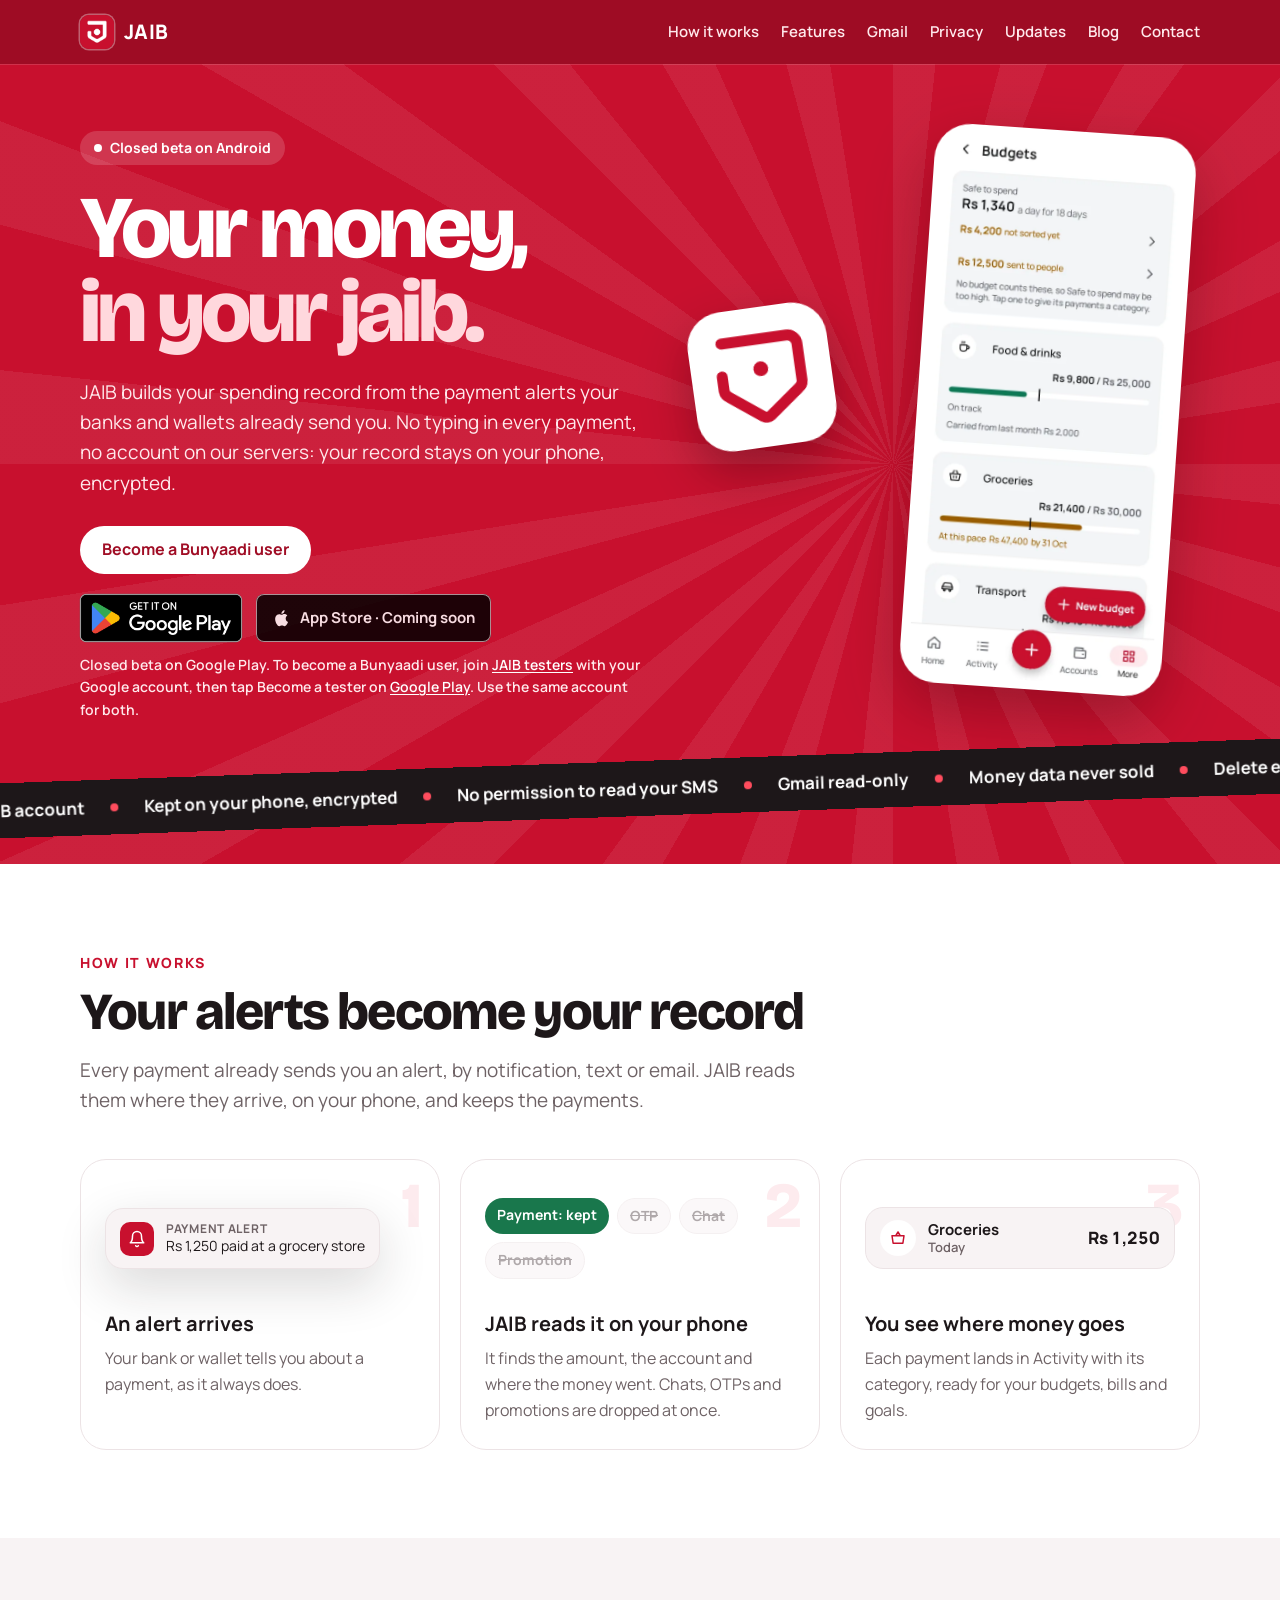
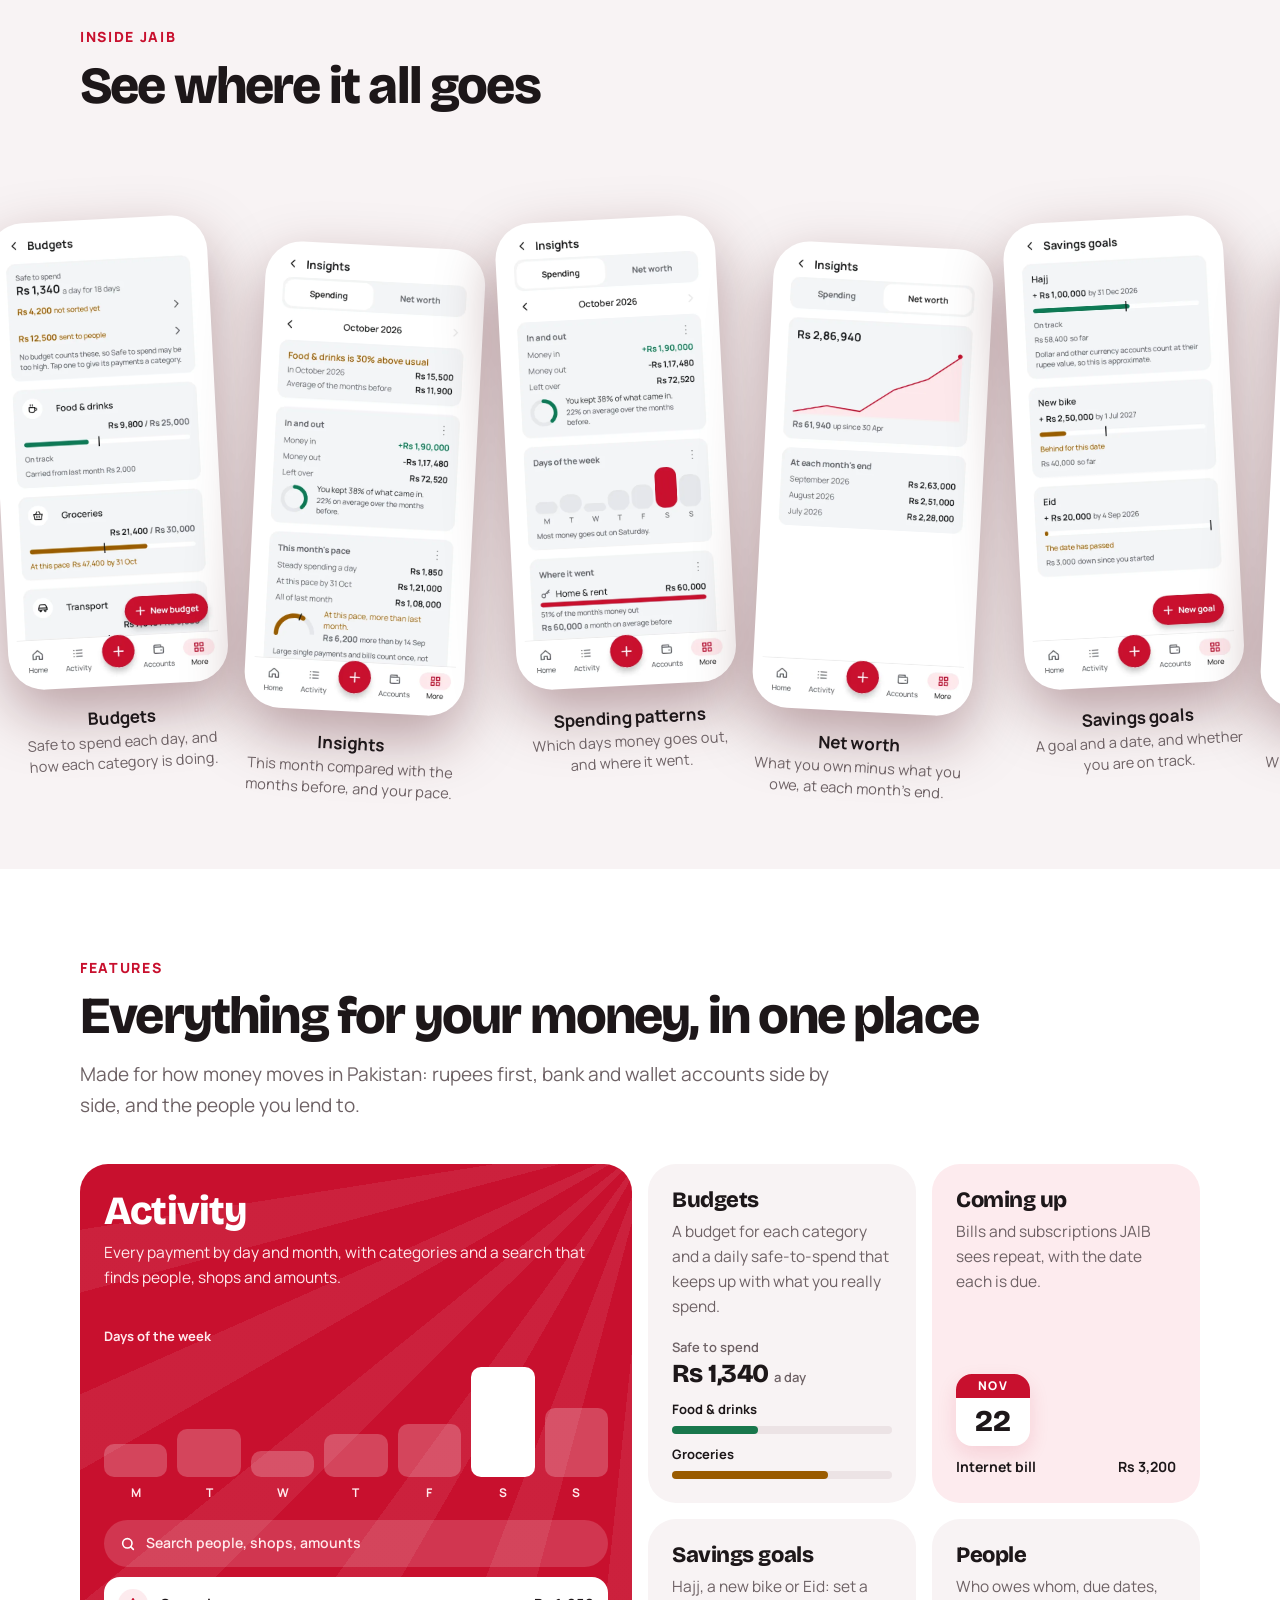
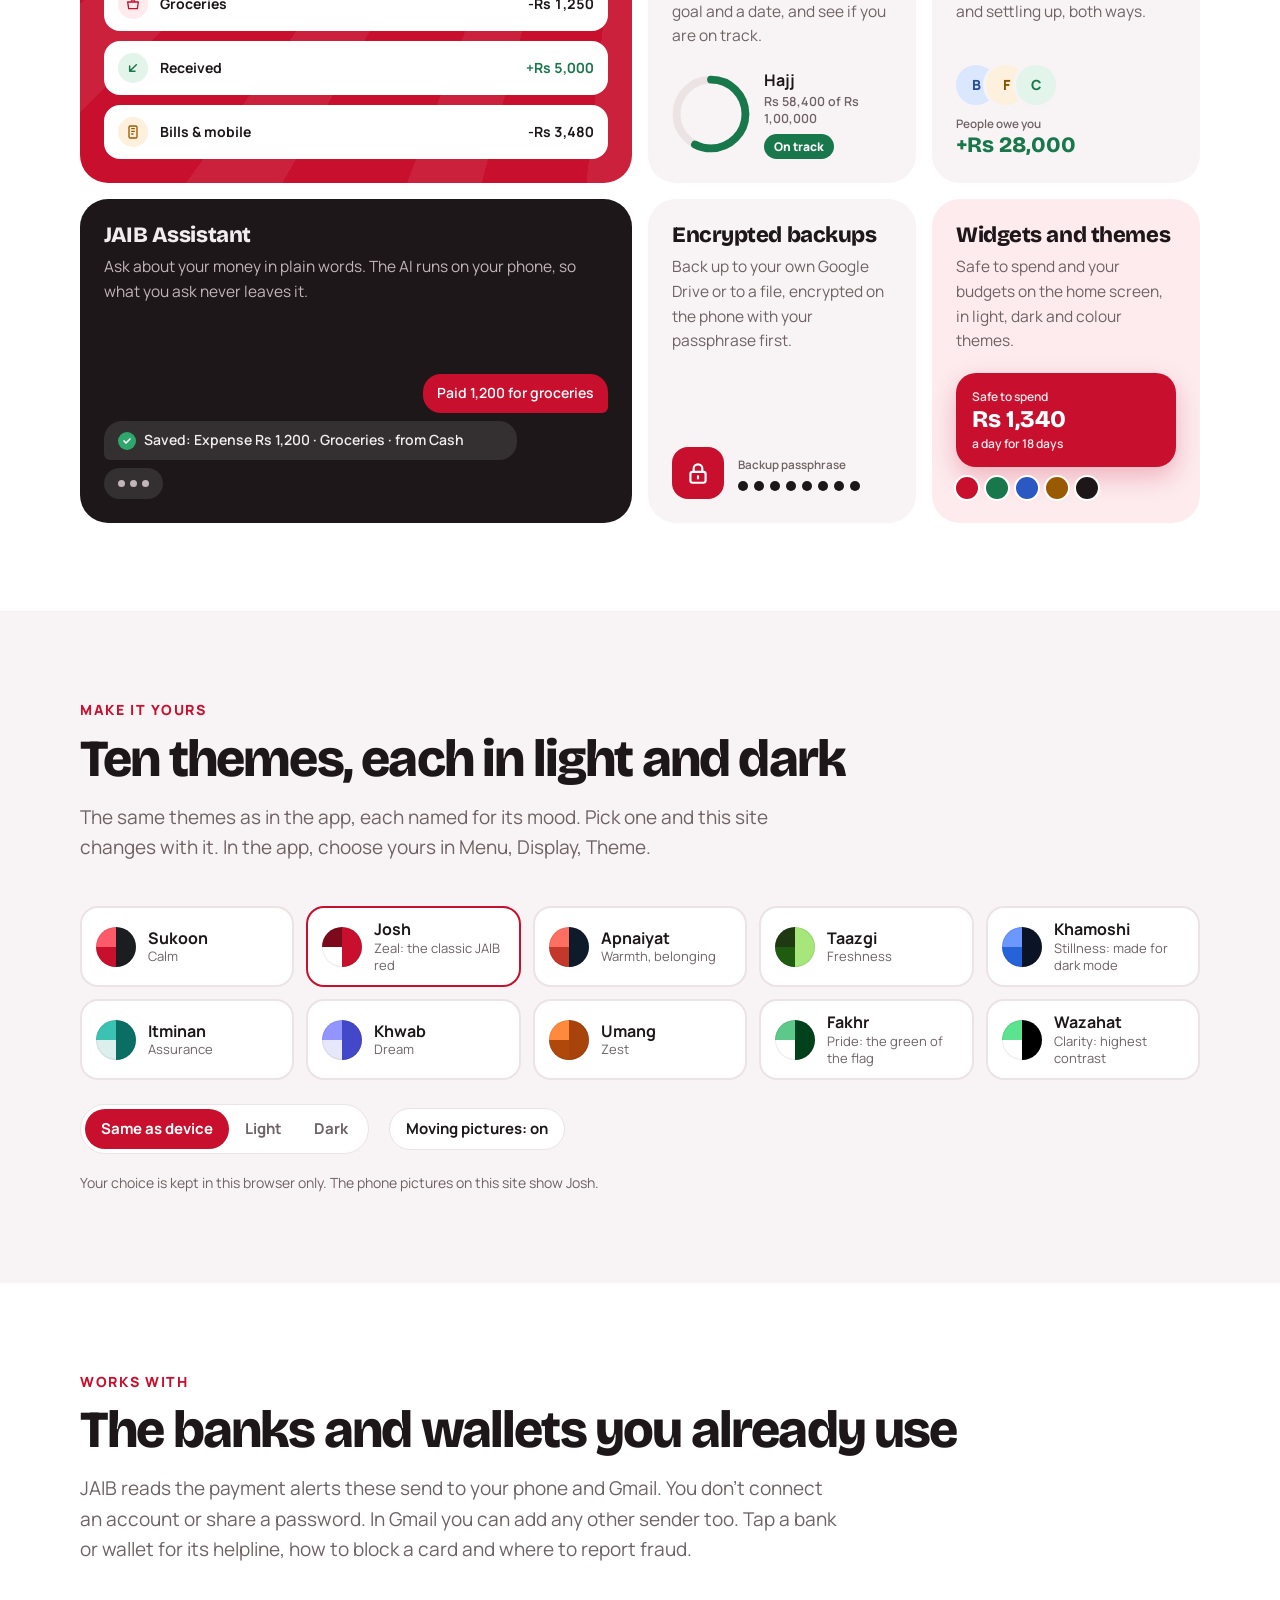
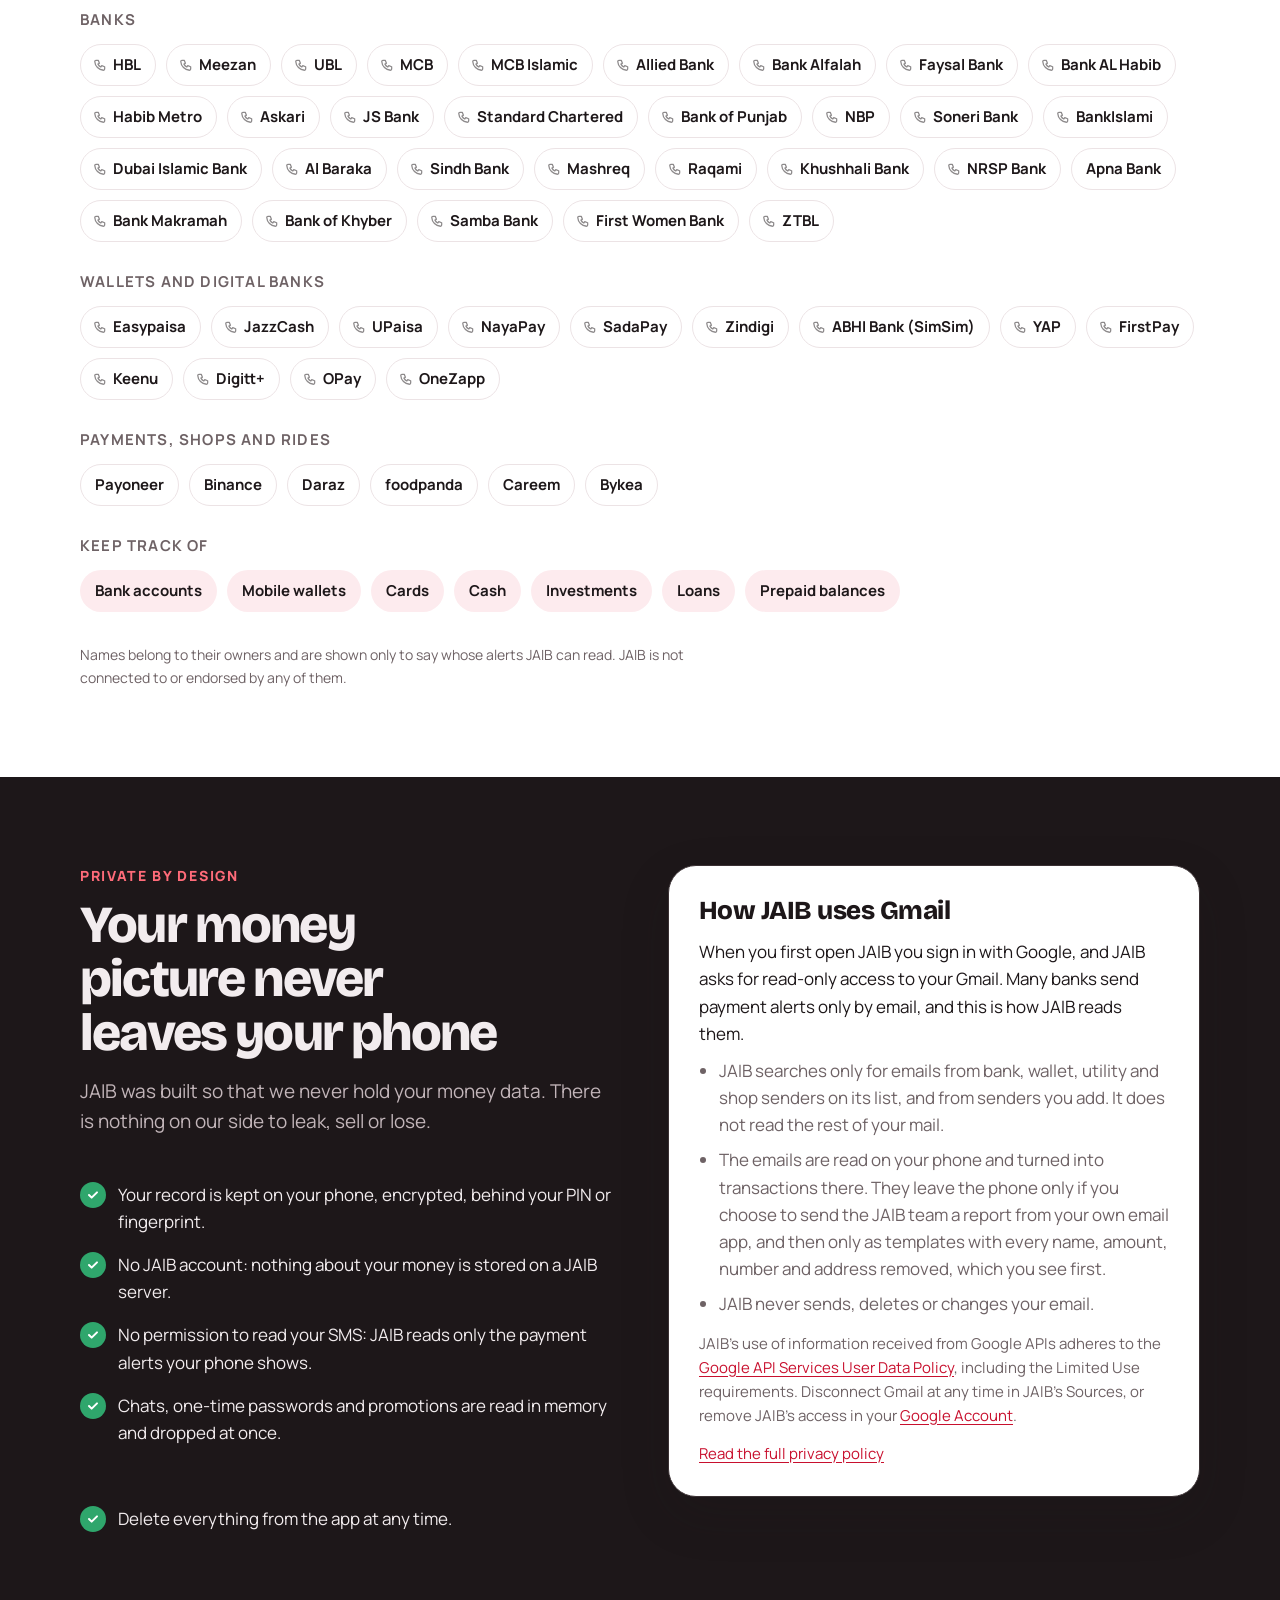
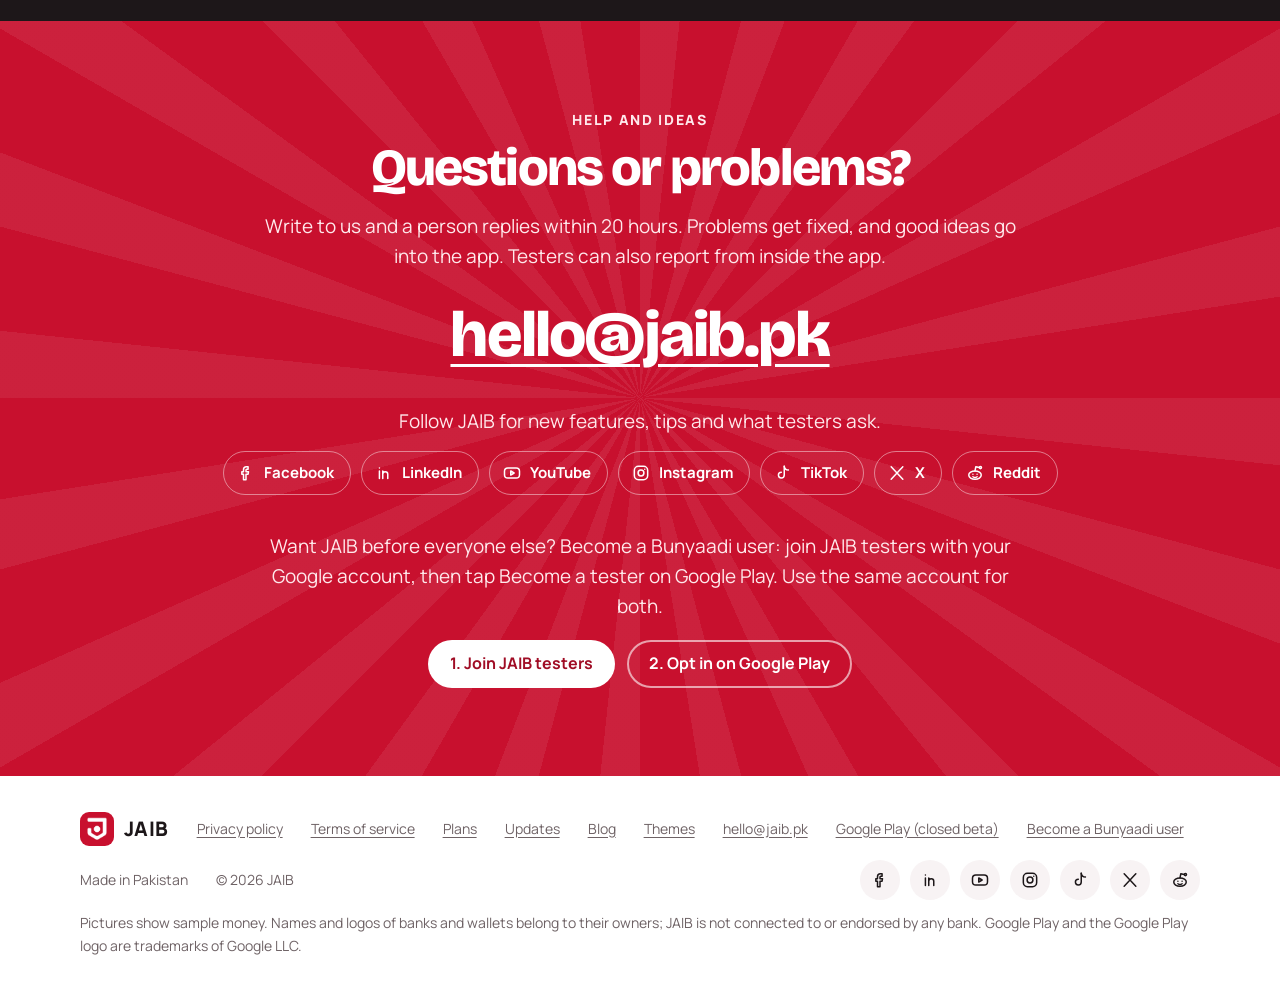
<file: index.html>
<!doctype html>
<html lang="en">
<head>
  <meta charset="utf-8">
  <meta name="viewport" content="width=device-width, initial-scale=1">
  <title>JAIB: your money, on your phone</title>
  <meta name="description" content="JAIB is a personal money app for Android, made in Pakistan. It builds your spending record from the payment alerts your banks and wallets already send you, and keeps it on your phone, encrypted.">
  <meta name="color-scheme" content="light dark">
  <meta name="theme-color" content="#9e0c24" media="(prefers-color-scheme: light)">
  <meta name="theme-color" content="#5c0715" media="(prefers-color-scheme: dark)">
  <meta property="og:title" content="JAIB: your money, on your phone">
  <meta property="og:description" content="Your spending record, built from the payment alerts you already get. Kept on your phone, encrypted.">
  <meta property="og:image" content="https://jaib.pk/assets/logo.png">
  <meta property="og:url" content="https://jaib.pk/">
  <link rel="icon" href="/favicon.png">
  <link rel="canonical" href="https://jaib.pk/">
  <link rel="preconnect" href="https://fonts.googleapis.com">
  <link rel="preconnect" href="https://fonts.gstatic.com" crossorigin>
  <link href="https://fonts.googleapis.com/css2?family=Bricolage+Grotesque:opsz,wght@12..96,700..800&family=Manrope:wght@500;600;700;800&display=swap" rel="stylesheet">
  <link rel="stylesheet" href="/assets/site.css?v=17">
  <script type="application/ld+json">
  {"@context":"https://schema.org","@type":"Organization","name":"JAIB","url":"https://jaib.pk/","logo":"https://jaib.pk/assets/logo.png","email":"hello@jaib.pk",
   "sameAs":["https://www.facebook.com/people/JAIB/61596306664204/","https://www.linkedin.com/company/145438013/","https://www.youtube.com/@jaibapp","https://www.instagram.com/jaibpk/","https://www.tiktok.com/@jaibpk","https://x.com/jaibpk","https://www.reddit.com/user/Jaib_pk/"]}
  </script>
  <script>
    // .js: gentle motion (fades, the logo, the phone's screens). .motion: big motion too, unless the system asks for less.
    (function (d) {
      d.classList.add('js');
      if (!(window.matchMedia && matchMedia('(prefers-reduced-motion: reduce)').matches)) d.classList.add('motion');
      // the visitor's own choices, kept in this browser only: theme, light or dark, moving pictures
      var t = null, m = null, f = null;
      try { t = localStorage.getItem('jaib-theme'); m = localStorage.getItem('jaib-mode'); f = localStorage.getItem('jaib-flow'); } catch (e) {}
      if (t && /^[a-z]+$/.test(t) && t !== 'josh') d.setAttribute('data-theme', t);
      if (m === 'light' || m === 'dark') d.setAttribute('data-mode', m);
      if (f !== 'off') d.classList.add('flow');
    })(document.documentElement);
  </script>
  <script src="/assets/site.js?v=12" defer></script>
</head>
<body>
  <a class="skip" href="#main">Skip to content</a>
  <header class="top">
    <div class="wrap">
      <a class="mark" href="/"><img src="/assets/logo.png" alt="" width="34" height="34">JAIB</a>
      <nav aria-label="Main">
        <a class="hide-sm" href="#how">How it works</a>
        <a class="hide-sm" href="#features">Features</a>
        <a class="hide-sm" href="#gmail">Gmail</a>
        <a href="/privacy/">Privacy</a>
        <a class="hide-sm" href="/updates/">Updates</a>
        <a class="hide-sm" href="/blog/">Blog</a>
        <a href="#contact">Contact</a>
      </nav>
    </div>
    <span class="progress" aria-hidden="true"></span>
  </header>

  <main id="main">
    <div class="hero">
      <div class="wrap">
        <div class="hero-copy">
          <span class="badge">Closed beta on Android</span>
          <h1><span class="line">Your money,</span> <span class="line"><em>in your jaib.</em></span></h1>
          <p class="lead">JAIB builds your spending record from the payment alerts your banks and wallets already send
            you. No typing in every payment, no account on our servers: your record stays on your phone, encrypted.</p>
          <div class="cta">
            <a class="btn light" href="https://groups.google.com/g/jaib-testers" rel="noopener" target="_blank">Become a Bunyaadi user</a>
          </div>
          <div class="stores">
            <a class="play" href="https://play.google.com/store/apps/details?id=pk.packistan.jaib" rel="noopener" target="_blank"><img src="/assets/google-play-badge.png" alt="Get it on Google Play" width="646" height="250"></a>
            <span class="soon" aria-label="App Store: coming soon"><svg viewBox="0 0 24 24" fill="currentColor" aria-hidden="true"><path d="M16.4 12.6c0-2.3 1.9-3.4 2-3.5-1.1-1.6-2.8-1.8-3.4-1.8-1.4-.1-2.8.9-3.5.9s-1.8-.8-3-.8C6.9 7.4 5.4 8.3 4.6 9.8c-1.7 2.9-.4 7.2 1.2 9.6.8 1.2 1.7 2.4 3 2.4 1.2 0 1.6-.8 3.1-.8s1.9.8 3.1.8c1.3 0 2.1-1.2 2.9-2.3.9-1.3 1.3-2.6 1.3-2.7 0 0-2.8-1-2.8-4.2zM14.1 5.7c.6-.8 1.1-1.9 1-3-1 0-2.1.6-2.8 1.4-.6.7-1.1 1.8-1 2.9 1.1.1 2.1-.5 2.8-1.3z"/></svg>App Store · Coming soon</span>
            <span class="note">Closed beta on Google Play. To become a Bunyaadi user, join <a href="https://groups.google.com/g/jaib-testers" rel="noopener" target="_blank">JAIB testers</a> with your Google account, then tap Become a tester on <a href="https://play.google.com/apps/testing/pk.packistan.jaib" rel="noopener" target="_blank">Google Play</a>. Use the same account for both.</span>
          </div>
        </div>
        <div class="hero-stage">
          <div class="tile" aria-hidden="true">
            <svg class="pocket" viewBox="72 72 256 256" focusable="false">
              <path class="pocket-line" d="M 134 130 L 254 130 A 18 18 0 0 1 272 148 L 272 216 A 16 16 0 0 1 264 229 L 207 272 A 12 12 0 0 1 193 272 L 136 229 A 16 16 0 0 1 128 216 L 128 190"/>
              <path class="pocket-coin" d="M 0 -13.5 A 13.5 13.5 0 1 1 0 13.5 A 13.5 13.5 0 1 1 0 -13.5 Z" transform="translate(200 185)"/>
            </svg>
          </div>
          <div class="phone hero-phone" role="img" aria-label="JAIB on a phone with sample money, showing Budgets, Insights, Savings goals, People and Coming up, and a payment alert being added to Groceries">
            <div class="screen">
              <picture class="scr scr1"><source srcset="/assets/budgets-dark.webp" media="(prefers-color-scheme: dark)"><img src="/assets/budgets-light.webp" alt="" width="540" height="1200" fetchpriority="high"></picture>
              <div class="heads-up" aria-hidden="true"><span class="notif-icon"></span><span><b>Payment alert · now</b>Rs 1,250 paid at a grocery store</span></div>
              <div class="snack" aria-hidden="true">Rs 1,250 added to Groceries</div>
            </div>
          </div>
        </div>
      </div>
      <div class="ticker" aria-hidden="true">
        <div class="ticker-run">
          <span>No JAIB account</span><span>Kept on your phone, encrypted</span><span>No permission to read your SMS</span><span>Gmail read-only</span><span>Money data never sold</span><span>Delete everything any time</span>
          <span>No JAIB account</span><span>Kept on your phone, encrypted</span><span>No permission to read your SMS</span><span>Gmail read-only</span><span>Money data never sold</span><span>Delete everything any time</span>
        </div>
      </div>
    </div>

    <section id="how">
      <div class="wrap">
        <p class="kicker reveal">How it works</p>
        <h2 class="reveal">Your alerts become your record</h2>
        <p class="sub reveal">Every payment already sends you an alert, by notification, text or email. JAIB reads them where
          they arrive, on your phone, and keeps the payments.</p>
        <ol class="steps">
          <li class="step reveal">
            <div class="demo" aria-hidden="true">
              <div class="notif"><span class="notif-icon"></span><span><b>Payment alert</b>Rs 1,250 paid at a grocery store</span></div>
            </div>
            <h3>An alert arrives</h3>
            <p>Your bank or wallet tells you about a payment, as it always does.</p>
          </li>
          <li class="step reveal">
            <div class="demo" aria-hidden="true">
              <div class="sort">
                <span class="keep">Payment: kept</span>
                <span class="drop">OTP</span><span class="drop">Chat</span><span class="drop">Promotion</span>
              </div>
            </div>
            <h3>JAIB reads it on your phone</h3>
            <p>It finds the amount, the account and where the money went. Chats, OTPs and promotions are dropped at once.</p>
          </li>
          <li class="step reveal">
            <div class="demo" aria-hidden="true">
              <div class="row"><span class="row-icon"></span><span class="row-name">Groceries<small>Today</small></span><span class="row-amt">Rs 1,250</span></div>
            </div>
            <h3>You see where money goes</h3>
            <p>Each payment lands in Activity with its category, ready for your budgets, bills and goals.</p>
          </li>
        </ol>
      </div>
    </section>

    <section class="inside" aria-labelledby="inside-h">
      <div class="wrap">
        <p class="kicker reveal">Inside JAIB</p>
        <h2 id="inside-h" class="reveal">See where it all goes</h2>
        <p class="sub reveal">Ten of JAIB's pages, with sample money.</p>
      </div>
      <div class="strip">
        <div class="strip-run">
          <figure class="shot"><div class="phone"><picture><source srcset="/assets/budgets-dark.webp" media="(prefers-color-scheme: dark)"><img src="/assets/budgets-light.webp" alt="Budgets, with sample money: safe to spend each day, and how each category is doing." width="540" height="1200" loading="lazy" decoding="async"></picture></div><figcaption><b>Budgets</b> Safe to spend each day, and how each category is doing.</figcaption></figure>
          <figure class="shot"><div class="phone"><picture><source srcset="/assets/insights-dark.webp" media="(prefers-color-scheme: dark)"><img src="/assets/insights-light.webp" alt="Insights, with sample money: this month compared with the months before, and your pace." width="540" height="1200" loading="lazy" decoding="async"></picture></div><figcaption><b>Insights</b> This month compared with the months before, and your pace.</figcaption></figure>
          <figure class="shot"><div class="phone"><picture><source srcset="/assets/spending-dark.webp" media="(prefers-color-scheme: dark)"><img src="/assets/spending-light.webp" alt="Spending patterns, with sample money: which days money goes out, and where it went." width="540" height="1200" loading="lazy" decoding="async"></picture></div><figcaption><b>Spending patterns</b> Which days money goes out, and where it went.</figcaption></figure>
          <figure class="shot"><div class="phone"><picture><source srcset="/assets/networth-dark.webp" media="(prefers-color-scheme: dark)"><img src="/assets/networth-light.webp" alt="Net worth, with sample money: what you own minus what you owe, at each month’s end." width="540" height="1200" loading="lazy" decoding="async"></picture></div><figcaption><b>Net worth</b> What you own minus what you owe, at each month’s end.</figcaption></figure>
          <figure class="shot"><div class="phone"><picture><source srcset="/assets/goals-dark.webp" media="(prefers-color-scheme: dark)"><img src="/assets/goals-light.webp" alt="Savings goals, with sample money: a goal and a date, and whether you are on track." width="540" height="1200" loading="lazy" decoding="async"></picture></div><figcaption><b>Savings goals</b> A goal and a date, and whether you are on track.</figcaption></figure>
          <figure class="shot"><div class="phone"><picture><source srcset="/assets/people-dark.webp" media="(prefers-color-scheme: dark)"><img src="/assets/people-light.webp" alt="People, with sample money: who owes whom, and settling up, both ways." width="540" height="1200" loading="lazy" decoding="async"></picture></div><figcaption><b>People</b> Who owes whom, and settling up, both ways.</figcaption></figure>
          <figure class="shot"><div class="phone"><picture><source srcset="/assets/coming-up-dark.webp" media="(prefers-color-scheme: dark)"><img src="/assets/coming-up-light.webp" alt="Coming up, with sample money: bills and subscriptions JAIB sees repeat." width="540" height="1200" loading="lazy" decoding="async"></picture></div><figcaption><b>Coming up</b> Bills and subscriptions JAIB sees repeat.</figcaption></figure>
          <figure class="shot"><div class="phone"><picture><source srcset="/assets/assistant-dark.webp" media="(prefers-color-scheme: dark)"><img src="/assets/assistant-light.webp" alt="JAIB Assistant, with sample money: say what happened in plain words; it runs on your phone." width="540" height="1200" loading="lazy" decoding="async"></picture></div><figcaption><b>JAIB Assistant</b> Say what happened in plain words; it runs on your phone.</figcaption></figure>
          <figure class="shot"><div class="phone"><picture><source srcset="/assets/categories-dark.webp" media="(prefers-color-scheme: dark)"><img src="/assets/categories-light.webp" alt="Categories, with sample money: your own categories, and rules that sort payments." width="540" height="1200" loading="lazy" decoding="async"></picture></div><figcaption><b>Categories</b> Your own categories, and rules that sort payments.</figcaption></figure>
          <figure class="shot"><div class="phone"><picture><source srcset="/assets/backup-dark.webp" media="(prefers-color-scheme: dark)"><img src="/assets/backup-light.webp" alt="Data and backup, with sample money: encrypted backups to your Google Drive or a file." width="540" height="1200" loading="lazy" decoding="async"></picture></div><figcaption><b>Data and backup</b> Encrypted backups to your Google Drive or a file.</figcaption></figure>
          <figure class="shot" aria-hidden="true"><div class="phone"><picture><source srcset="/assets/budgets-dark.webp" media="(prefers-color-scheme: dark)"><img src="/assets/budgets-light.webp" alt="" width="540" height="1200" loading="lazy" decoding="async"></picture></div><figcaption><b>Budgets</b> Safe to spend each day, and how each category is doing.</figcaption></figure>
          <figure class="shot" aria-hidden="true"><div class="phone"><picture><source srcset="/assets/insights-dark.webp" media="(prefers-color-scheme: dark)"><img src="/assets/insights-light.webp" alt="" width="540" height="1200" loading="lazy" decoding="async"></picture></div><figcaption><b>Insights</b> This month compared with the months before, and your pace.</figcaption></figure>
          <figure class="shot" aria-hidden="true"><div class="phone"><picture><source srcset="/assets/spending-dark.webp" media="(prefers-color-scheme: dark)"><img src="/assets/spending-light.webp" alt="" width="540" height="1200" loading="lazy" decoding="async"></picture></div><figcaption><b>Spending patterns</b> Which days money goes out, and where it went.</figcaption></figure>
          <figure class="shot" aria-hidden="true"><div class="phone"><picture><source srcset="/assets/networth-dark.webp" media="(prefers-color-scheme: dark)"><img src="/assets/networth-light.webp" alt="" width="540" height="1200" loading="lazy" decoding="async"></picture></div><figcaption><b>Net worth</b> What you own minus what you owe, at each month’s end.</figcaption></figure>
          <figure class="shot" aria-hidden="true"><div class="phone"><picture><source srcset="/assets/goals-dark.webp" media="(prefers-color-scheme: dark)"><img src="/assets/goals-light.webp" alt="" width="540" height="1200" loading="lazy" decoding="async"></picture></div><figcaption><b>Savings goals</b> A goal and a date, and whether you are on track.</figcaption></figure>
          <figure class="shot" aria-hidden="true"><div class="phone"><picture><source srcset="/assets/people-dark.webp" media="(prefers-color-scheme: dark)"><img src="/assets/people-light.webp" alt="" width="540" height="1200" loading="lazy" decoding="async"></picture></div><figcaption><b>People</b> Who owes whom, and settling up, both ways.</figcaption></figure>
          <figure class="shot" aria-hidden="true"><div class="phone"><picture><source srcset="/assets/coming-up-dark.webp" media="(prefers-color-scheme: dark)"><img src="/assets/coming-up-light.webp" alt="" width="540" height="1200" loading="lazy" decoding="async"></picture></div><figcaption><b>Coming up</b> Bills and subscriptions JAIB sees repeat.</figcaption></figure>
          <figure class="shot" aria-hidden="true"><div class="phone"><picture><source srcset="/assets/assistant-dark.webp" media="(prefers-color-scheme: dark)"><img src="/assets/assistant-light.webp" alt="" width="540" height="1200" loading="lazy" decoding="async"></picture></div><figcaption><b>JAIB Assistant</b> Say what happened in plain words; it runs on your phone.</figcaption></figure>
          <figure class="shot" aria-hidden="true"><div class="phone"><picture><source srcset="/assets/categories-dark.webp" media="(prefers-color-scheme: dark)"><img src="/assets/categories-light.webp" alt="" width="540" height="1200" loading="lazy" decoding="async"></picture></div><figcaption><b>Categories</b> Your own categories, and rules that sort payments.</figcaption></figure>
          <figure class="shot" aria-hidden="true"><div class="phone"><picture><source srcset="/assets/backup-dark.webp" media="(prefers-color-scheme: dark)"><img src="/assets/backup-light.webp" alt="" width="540" height="1200" loading="lazy" decoding="async"></picture></div><figcaption><b>Data and backup</b> Encrypted backups to your Google Drive or a file.</figcaption></figure>
        </div>
      </div>
    </section>

    <section id="features">
      <div class="wrap">
        <p class="kicker reveal">Features</p>
        <h2 class="reveal">Everything for your money, in one place</h2>
        <p class="sub reveal">Made for how money moves in Pakistan: rupees first, bank and wallet accounts side by side, and the
          people you lend to.</p>
        <div class="bento">
          <article class="feat f-activity tone-red reveal">
            <div class="feat-text">
              <h3>Activity</h3>
              <p>Every payment by day and month, with categories and a search that finds people, shops and amounts.</p>
            </div>
            <div class="viz" aria-hidden="true">
              <div class="v-week"><small>Days of the week</small><div class="v-bars"><i style="--h:28%"></i><i style="--h:40%"></i><i style="--h:22%"></i><i style="--h:36%"></i><i style="--h:44%"></i><i class="v-top" style="--h:92%"></i><i style="--h:58%"></i></div><div class="v-days"><span>M</span><span>T</span><span>W</span><span>T</span><span>F</span><span>S</span><span>S</span></div></div>
              <div class="v-search">Search people, shops, amounts</div>
              <div class="v-row"><span class="v-dot"></span>Groceries<b>-Rs 1,250</b></div>
              <div class="v-row"><span class="v-dot v-in"></span>Received<b class="v-plus">+Rs 5,000</b></div>
              <div class="v-row"><span class="v-dot v-bill"></span>Bills &amp; mobile<b>-Rs 3,480</b></div>
            </div>
          </article>
          <article class="feat f-budgets reveal">
            <div class="feat-text">
              <h3>Budgets</h3>
              <p>A budget for each category and a daily safe-to-spend that keeps up with what you really spend.</p>
            </div>
            <div class="viz" aria-hidden="true">
              <div class="v-safe"><small>Safe to spend</small>Rs 1,340 <small>a day</small></div>
              <div class="v-bar"><span>Food &amp; drinks</span><i style="--w:39%"></i></div>
              <div class="v-bar v-amber"><span>Groceries</span><i style="--w:71%"></i></div>
            </div>
          </article>
          <article class="feat f-coming reveal">
            <div class="feat-text">
              <h3>Coming up</h3>
              <p>Bills and subscriptions JAIB sees repeat, with the date each is due.</p>
            </div>
            <div class="viz" aria-hidden="true">
              <div class="v-cal"><small>Nov</small>22</div>
              <div class="v-due">Internet bill<b>Rs 3,200</b></div>
            </div>
          </article>
          <article class="feat f-goals reveal">
            <div class="feat-text">
              <h3>Savings goals</h3>
              <p>Hajj, a new bike or Eid: set a goal and a date, and see if you are on track.</p>
            </div>
            <div class="viz v-goal" aria-hidden="true">
              <svg viewBox="0 0 36 36"><circle cx="18" cy="18" r="15.9" class="v-ring-bg"/><circle cx="18" cy="18" r="15.9" class="v-ring" pathLength="100" transform="rotate(-90 18 18)"/></svg>
              <div><b>Hajj</b><small>Rs 58,400 of Rs 1,00,000</small><span class="v-chip">On track</span></div>
            </div>
          </article>
          <article class="feat f-people reveal">
            <div class="feat-text">
              <h3>People</h3>
              <p>Who owes whom, due dates, and settling up, both ways.</p>
            </div>
            <div class="viz" aria-hidden="true">
              <div class="v-people"><span class="v-av">B</span><span class="v-av v-av2">F</span><span class="v-av v-av3">C</span></div>
              <div class="v-owe"><small>People owe you</small><b class="v-plus">+Rs 28,000</b></div>
            </div>
          </article>
          <article class="feat f-assistant tone-ink reveal">
            <div class="feat-text">
              <h3>JAIB Assistant</h3>
              <p>Ask about your money in plain words. The AI runs on your phone, so what you ask never leaves it.</p>
            </div>
            <div class="viz v-chat" aria-hidden="true">
              <div class="v-msg v-me">Paid 1,200 for groceries</div>
              <div class="v-msg v-ai"><span class="v-tick"></span>Saved: Expense Rs 1,200 · Groceries · from Cash</div>
              <div class="v-msg v-typing"><i></i><i></i><i></i></div>
            </div>
          </article>
          <article class="feat f-backup reveal">
            <div class="feat-text">
              <h3>Encrypted backups</h3>
              <p>Back up to your own Google Drive or to a file, encrypted on the phone with your passphrase first.</p>
            </div>
            <div class="viz v-lock" aria-hidden="true">
              <span class="v-padlock"></span>
              <div><small>Backup passphrase</small><span class="v-pass"><i></i><i></i><i></i><i></i><i></i><i></i><i></i><i></i></span></div>
            </div>
          </article>
          <article class="feat f-widgets reveal">
            <div class="feat-text">
              <h3>Widgets and themes</h3>
              <p>Safe to spend and your budgets on the home screen, in light, dark and colour themes.</p>
            </div>
            <div class="viz v-widget" aria-hidden="true">
              <div class="v-mini"><small>Safe to spend</small><b>Rs 1,340</b><small>a day for 18 days</small></div>
              <div class="v-themes"><i></i><i></i><i></i><i></i><i></i></div>
            </div>
          </article>
        </div>
      </div>
    </section>

    <section id="themes" class="themes">
      <div class="wrap">
        <p class="kicker reveal">Make it yours</p>
        <h2 class="reveal">Ten themes, each in light and dark</h2>
        <p class="sub reveal">The same themes as in the app, each named for its mood. Pick one and this site changes with it. In
          the app, choose yours in Menu, Display, Theme.</p>
        <div class="theme-grid reveal" role="radiogroup" aria-label="Theme">
          <button type="button" role="radio" aria-checked="false" data-theme-id="sukoon"><span class="sw" style="--a:#1b1d21;--b:#c8102e;--c:#ff5a6a"></span><span><b>Sukoon</b><small>Calm</small></span></button>
          <button type="button" role="radio" aria-checked="true" data-theme-id="josh"><span class="sw" style="--a:#c8102e;--b:#ffffff;--c:#7a0a1c"></span><span><b>Josh</b><small>Zeal: the classic JAIB red</small></span></button>
          <button type="button" role="radio" aria-checked="false" data-theme-id="apnaiyat"><span class="sw" style="--a:#0e1b2a;--b:#c4382b;--c:#ff6f61"></span><span><b>Apnaiyat</b><small>Warmth, belonging</small></span></button>
          <button type="button" role="radio" aria-checked="false" data-theme-id="taazgi"><span class="sw" style="--a:#a6e67a;--b:#1f5c10;--c:#1f3a12"></span><span><b>Taazgi</b><small>Freshness</small></span></button>
          <button type="button" role="radio" aria-checked="false" data-theme-id="khamoshi"><span class="sw" style="--a:#0b1426;--b:#2563d9;--c:#6b97ff"></span><span><b>Khamoshi</b><small>Stillness: made for dark mode</small></span></button>
          <button type="button" role="radio" aria-checked="false" data-theme-id="itminan"><span class="sw" style="--a:#0a6e65;--b:#dcefec;--c:#3cc2b2"></span><span><b>Itminan</b><small>Assurance</small></span></button>
          <button type="button" role="radio" aria-checked="false" data-theme-id="khwab"><span class="sw" style="--a:#4347c9;--b:#e7e7fa;--c:#9295ff"></span><span><b>Khwab</b><small>Dream</small></span></button>
          <button type="button" role="radio" aria-checked="false" data-theme-id="umang"><span class="sw" style="--a:#a8430b;--b:#b0480c;--c:#ff8a3d"></span><span><b>Umang</b><small>Zest</small></span></button>
          <button type="button" role="radio" aria-checked="false" data-theme-id="fakhr"><span class="sw" style="--a:#01411c;--b:#ffffff;--c:#5cc98a"></span><span><b>Fakhr</b><small>Pride: the green of the flag</small></span></button>
          <button type="button" role="radio" aria-checked="false" data-theme-id="wazahat"><span class="sw" style="--a:#000000;--b:#ffffff;--c:#5be38f"></span><span><b>Wazahat</b><small>Clarity: highest contrast</small></span></button>
        </div>
        <div class="mode-row reveal">
          <div class="seg" role="radiogroup" aria-label="Light or dark">
            <button type="button" role="radio" aria-checked="true" data-mode-id="system">Same as device</button>
            <button type="button" role="radio" aria-checked="false" data-mode-id="light">Light</button>
            <button type="button" role="radio" aria-checked="false" data-mode-id="dark">Dark</button>
          </div>
          <button type="button" class="flow-toggle" aria-pressed="true">Moving pictures: on</button>
        </div>
        <p class="note reveal">Your choice is kept in this browser only. The phone pictures on this site show Josh.</p>
      </div>
    </section>
    <section id="works" class="works">
      <div class="wrap">
        <p class="kicker reveal">Works with</p>
        <h2 class="reveal">The banks and wallets you already use</h2>
        <p class="sub reveal">JAIB reads the payment alerts these send to your phone and Gmail. You don't connect an account
          or share a password. In Gmail you can add any other sender too. Tap a bank or wallet for its helpline, how to block
          a card and where to report fraud.</p>
        <div class="names reveal">
          <h3>Banks</h3>
          <ul>
            <li><button type="button" class="help" data-help="HBL" aria-haspopup="dialog">HBL</button></li>
            <li><button type="button" class="help" data-help="Meezan" aria-haspopup="dialog">Meezan</button></li>
            <li><button type="button" class="help" data-help="UBL" aria-haspopup="dialog">UBL</button></li>
            <li><button type="button" class="help" data-help="MCB" aria-haspopup="dialog">MCB</button></li>
            <li><button type="button" class="help" data-help="MCB Islamic" aria-haspopup="dialog">MCB Islamic</button></li>
            <li><button type="button" class="help" data-help="Allied Bank" aria-haspopup="dialog">Allied Bank</button></li>
            <li><button type="button" class="help" data-help="Bank Alfalah" aria-haspopup="dialog">Bank Alfalah</button></li>
            <li><button type="button" class="help" data-help="Faysal Bank" aria-haspopup="dialog">Faysal Bank</button></li>
            <li><button type="button" class="help" data-help="Bank AL Habib" aria-haspopup="dialog">Bank AL Habib</button></li>
            <li><button type="button" class="help" data-help="Habib Metro" aria-haspopup="dialog">Habib Metro</button></li>
            <li><button type="button" class="help" data-help="Askari" aria-haspopup="dialog">Askari</button></li>
            <li><button type="button" class="help" data-help="JS Bank" aria-haspopup="dialog">JS Bank</button></li>
            <li><button type="button" class="help" data-help="Standard Chartered" aria-haspopup="dialog">Standard Chartered</button></li>
            <li><button type="button" class="help" data-help="Bank of Punjab" aria-haspopup="dialog">Bank of Punjab</button></li>
            <li><button type="button" class="help" data-help="NBP" aria-haspopup="dialog">NBP</button></li>
            <li><button type="button" class="help" data-help="Soneri Bank" aria-haspopup="dialog">Soneri Bank</button></li>
            <li><button type="button" class="help" data-help="BankIslami" aria-haspopup="dialog">BankIslami</button></li>
            <li><button type="button" class="help" data-help="Dubai Islamic Bank" aria-haspopup="dialog">Dubai Islamic Bank</button></li>
            <li><button type="button" class="help" data-help="Al Baraka" aria-haspopup="dialog">Al Baraka</button></li>
            <li><button type="button" class="help" data-help="Sindh Bank" aria-haspopup="dialog">Sindh Bank</button></li>
            <li><button type="button" class="help" data-help="Mashreq" aria-haspopup="dialog">Mashreq</button></li>
            <li><button type="button" class="help" data-help="Raqami" aria-haspopup="dialog">Raqami</button></li>
            <li><button type="button" class="help" data-help="Khushhali Bank" aria-haspopup="dialog">Khushhali Bank</button></li>
            <li><button type="button" class="help" data-help="NRSP Bank" aria-haspopup="dialog">NRSP Bank</button></li>
            <li>Apna Bank</li>
            <li><button type="button" class="help" data-help="Bank Makramah" aria-haspopup="dialog">Bank Makramah</button></li>
            <li><button type="button" class="help" data-help="Bank of Khyber" aria-haspopup="dialog">Bank of Khyber</button></li>
            <li><button type="button" class="help" data-help="Samba Bank" aria-haspopup="dialog">Samba Bank</button></li>
            <li><button type="button" class="help" data-help="First Women Bank" aria-haspopup="dialog">First Women Bank</button></li>
            <li><button type="button" class="help" data-help="ZTBL" aria-haspopup="dialog">ZTBL</button></li>
          </ul>
          <h3>Wallets and digital banks</h3>
          <ul>
            <li><button type="button" class="help" data-help="Easypaisa" aria-haspopup="dialog">Easypaisa</button></li>
            <li><button type="button" class="help" data-help="JazzCash" aria-haspopup="dialog">JazzCash</button></li>
            <li><button type="button" class="help" data-help="UPaisa" aria-haspopup="dialog">UPaisa</button></li>
            <li><button type="button" class="help" data-help="NayaPay" aria-haspopup="dialog">NayaPay</button></li>
            <li><button type="button" class="help" data-help="SadaPay" aria-haspopup="dialog">SadaPay</button></li>
            <li><button type="button" class="help" data-help="Zindigi" aria-haspopup="dialog">Zindigi</button></li>
            <li><button type="button" class="help" data-help="SimSim" aria-haspopup="dialog">ABHI Bank (SimSim)</button></li>
            <li><button type="button" class="help" data-help="YAP" aria-haspopup="dialog">YAP</button></li>
            <li><button type="button" class="help" data-help="FirstPay" aria-haspopup="dialog">FirstPay</button></li>
            <li><button type="button" class="help" data-help="Keenu" aria-haspopup="dialog">Keenu</button></li>
            <li><button type="button" class="help" data-help="Digitt+" aria-haspopup="dialog">Digitt+</button></li>
            <li><button type="button" class="help" data-help="OPay" aria-haspopup="dialog">OPay</button></li>
            <li><button type="button" class="help" data-help="OneZapp" aria-haspopup="dialog">OneZapp</button></li>
          </ul>
          <h3>Payments, shops and rides</h3>
          <ul>
            <li>Payoneer</li>
            <li>Binance</li>
            <li>Daraz</li>
            <li>foodpanda</li>
            <li>Careem</li>
            <li>Bykea</li>
          </ul>
          <h3>Keep track of</h3>
          <ul class="types">
            <li>Bank accounts</li>
            <li>Mobile wallets</li>
            <li>Cards</li>
            <li>Cash</li>
            <li>Investments</li>
            <li>Loans</li>
            <li>Prepaid balances</li>
          </ul>
        </div>
        <p class="note reveal">Names belong to their owners and are shown only to say whose alerts JAIB can read. JAIB is not
          connected to or endorsed by any of them.</p>
      </div>
        <dialog id="help" class="help-dialog" aria-labelledby="help-title">
          <form method="dialog" class="help-close"><button type="submit" aria-label="Close">×</button></form>
          <h3 id="help-title"></h3>
          <p class="help-safe"><b>JAIB is not this bank or wallet and is not connected to it.</b> No bank will ever ask for your
            PIN, password or one-time code. If a number here differs from the bank's own website or the back of your card,
            trust the bank.</p>
          <div class="help-body"></div>
          <p class="help-src"></p>
        </dialog>
      </section>
    <section id="privacy" class="ink">
      <div class="wrap promise">
        <div>
          <p class="kicker reveal">Private by design</p>
          <h2 class="reveal">Your money picture never leaves your phone</h2>
          <p class="sub reveal">JAIB was built so that we never hold your money data. There is nothing on our side to leak,
            sell or lose.</p>
          <ul class="checks">
            <li class="reveal">Your record is kept on your phone, encrypted, behind your PIN or fingerprint.</li>
            <li class="reveal">No JAIB account: nothing about your money is stored on a JAIB server.</li>
            <li class="reveal">No permission to read your SMS: JAIB reads only the payment alerts your phone shows.</li>
            <li class="reveal">Chats, one-time passwords and promotions are read in memory and dropped at once.</li>
            <li class="reveal">Your money data is never sold and never given to advertisers.</li>
            <li class="reveal">Delete everything from the app at any time.</li>
          </ul>
        </div>
        <div class="panel reveal" id="gmail">
          <h3>How JAIB uses Gmail</h3>
          <p>When you first open JAIB you sign in with Google, and JAIB asks for read-only access to your Gmail. Many banks
            send payment alerts only by email, and this is how JAIB reads them.</p>
          <ul>
            <li>JAIB searches only for emails from bank, wallet, utility and shop senders on its list, and from senders you
              add. It does not read the rest of your mail.</li>
            <li>The emails are read on your phone and turned into transactions there. They leave the phone only if you
              choose to send the JAIB team a report from your own email app, and then only as templates with every name,
              amount, number and address removed, which you see first.</li>
            <li>JAIB never sends, deletes or changes your email.</li>
          </ul>
          <p class="small">JAIB's use of information received from Google APIs adheres to the
            <a href="https://developers.google.com/terms/api-services-user-data-policy">Google API Services User Data Policy</a>,
            including the Limited Use requirements. Disconnect Gmail at any time in JAIB's Sources, or remove JAIB's access
            in your <a href="https://myaccount.google.com/permissions">Google Account</a>.</p>
          <p class="small"><a href="/privacy/">Read the full privacy policy</a></p>
        </div>
      </div>
    </section>
    <section id="contact" class="contact">
      <div class="wrap">
        <p class="kicker reveal">Help and ideas</p>
        <h2 class="reveal">Questions or problems?</h2>
        <p class="sub reveal">Write to us and a person replies within 20 hours. Problems get fixed, and good ideas go into
          the app. Testers can also report from inside the app.</p>
        <a class="mail reveal" href="mailto:hello@jaib.pk">hello@jaib.pk</a>
        <p class="sub follow-sub reveal">Follow JAIB for new features, tips and what testers ask.</p>
        <nav class="follow reveal" aria-label="Follow JAIB">
          <a href="https://www.facebook.com/people/JAIB/61596306664204/" rel="me noopener" target="_blank"><svg viewBox="0 0 24 24" fill="none" stroke="currentColor" stroke-width="1.8" stroke-linecap="round" stroke-linejoin="round" aria-hidden="true"><path d="M14.5 4.5h-2a3.5 3.5 0 00-3.5 3.5v2.5H7v3h2V20h3v-6.5h2.5l.5-3h-3V8.5a1 1 0 011-1h1.5z"/></svg><span>Facebook</span></a>
          <a href="https://www.linkedin.com/company/145438013/" rel="me noopener" target="_blank"><svg viewBox="0 0 24 24" fill="none" stroke="currentColor" stroke-width="1.8" stroke-linecap="round" stroke-linejoin="round" aria-hidden="true"><path d="M6.5 9.5v9M6.5 6v.01M10.5 18.5v-5a3 3 0 016 0v5M10.5 9.5v9"/></svg><span>LinkedIn</span></a>
          <a href="https://www.youtube.com/@jaibapp" rel="me noopener" target="_blank"><svg viewBox="0 0 24 24" fill="none" stroke="currentColor" stroke-width="1.8" stroke-linecap="round" stroke-linejoin="round" aria-hidden="true"><rect x="3" y="6" width="18" height="12" rx="4"/><path d="M10.5 9.5l4 2.5-4 2.5z"/></svg><span>YouTube</span></a>
          <a href="https://www.instagram.com/jaibpk/" rel="me noopener" target="_blank"><svg viewBox="0 0 24 24" fill="none" stroke="currentColor" stroke-width="1.8" stroke-linecap="round" stroke-linejoin="round" aria-hidden="true"><rect x="4" y="4" width="16" height="16" rx="5"/><circle cx="12" cy="12" r="3.5"/><path d="M16.5 7.5v.01"/></svg><span>Instagram</span></a>
          <a href="https://www.tiktok.com/@jaibpk" rel="me noopener" target="_blank"><svg viewBox="0 0 24 24" fill="none" stroke="currentColor" stroke-width="1.8" stroke-linecap="round" stroke-linejoin="round" aria-hidden="true"><path d="M13.5 4v10.5a3.5 3.5 0 11-3.5-3.5"/><path d="M13.5 4c.4 2.6 2.4 4.4 5 4.5"/></svg><span>TikTok</span></a>
          <a href="https://x.com/jaibpk" rel="me noopener" target="_blank"><svg viewBox="0 0 24 24" fill="none" stroke="currentColor" stroke-width="1.8" stroke-linecap="round" stroke-linejoin="round" aria-hidden="true"><path d="M5 4.5l14 15M19 4.5L5 19.5"/></svg><span>X</span></a>
          <a href="https://www.reddit.com/user/Jaib_pk/" rel="me noopener" target="_blank"><svg viewBox="0 0 24 24" fill="none" stroke="currentColor" stroke-width="1.8" stroke-linecap="round" stroke-linejoin="round" aria-hidden="true"><ellipse cx="12" cy="14.5" rx="7.5" ry="5"/><path d="M12 9.5l1-5 4 1"/><circle cx="18.5" cy="5.5" r="1.3"/><path d="M9.5 13.5v.01M14.5 13.5v.01M9.5 16.5c1.5 1 3.5 1 5 0"/></svg><span>Reddit</span></a>
        </nav>
        <p class="sub tester-sub reveal">Want JAIB before everyone else? Become a Bunyaadi user: join JAIB testers with your Google account,
          then tap Become a tester on Google Play. Use the same account for both.</p>
        <div class="tester-steps reveal">
          <a class="btn light" href="https://groups.google.com/g/jaib-testers" rel="noopener" target="_blank">1. Join JAIB testers</a>
          <a class="btn outline" href="https://play.google.com/apps/testing/pk.packistan.jaib" rel="noopener" target="_blank">2. Opt in on Google Play</a>
        </div>
      </div>
    </section>
  </main>

  <footer>
    <div class="wrap">
      <a class="mark" href="/"><img src="/assets/logo.png" alt="" width="34" height="34" loading="lazy">JAIB</a>
      <a href="/privacy/">Privacy policy</a>
      <a href="/terms/">Terms of service</a>
      <a href="/plans/">Plans</a>
      <a href="/updates/">Updates</a>
      <a href="/blog/">Blog</a>
      <a href="/#themes">Themes</a>
      <a href="mailto:hello@jaib.pk">hello@jaib.pk</a>
      <a href="https://play.google.com/store/apps/details?id=pk.packistan.jaib" rel="noopener" target="_blank">Google Play (closed beta)</a>
      <a href="https://groups.google.com/g/jaib-testers" rel="noopener" target="_blank">Become a Bunyaadi user</a>
      <span>Made in Pakistan</span>
      <span>© 2026 JAIB</span>
      <nav class="social" aria-label="JAIB on social media">
        <a href="https://www.facebook.com/people/JAIB/61596306664204/" rel="me noopener" target="_blank" aria-label="JAIB on Facebook"><svg viewBox="0 0 24 24" fill="none" stroke="currentColor" stroke-width="1.8" stroke-linecap="round" stroke-linejoin="round" aria-hidden="true"><path d="M14.5 4.5h-2a3.5 3.5 0 00-3.5 3.5v2.5H7v3h2V20h3v-6.5h2.5l.5-3h-3V8.5a1 1 0 011-1h1.5z"/></svg></a>
        <a href="https://www.linkedin.com/company/145438013/" rel="me noopener" target="_blank" aria-label="JAIB on LinkedIn"><svg viewBox="0 0 24 24" fill="none" stroke="currentColor" stroke-width="1.8" stroke-linecap="round" stroke-linejoin="round" aria-hidden="true"><path d="M6.5 9.5v9M6.5 6v.01M10.5 18.5v-5a3 3 0 016 0v5M10.5 9.5v9"/></svg></a>
        <a href="https://www.youtube.com/@jaibapp" rel="me noopener" target="_blank" aria-label="JAIB on YouTube"><svg viewBox="0 0 24 24" fill="none" stroke="currentColor" stroke-width="1.8" stroke-linecap="round" stroke-linejoin="round" aria-hidden="true"><rect x="3" y="6" width="18" height="12" rx="4"/><path d="M10.5 9.5l4 2.5-4 2.5z"/></svg></a>
        <a href="https://www.instagram.com/jaibpk/" rel="me noopener" target="_blank" aria-label="JAIB on Instagram"><svg viewBox="0 0 24 24" fill="none" stroke="currentColor" stroke-width="1.8" stroke-linecap="round" stroke-linejoin="round" aria-hidden="true"><rect x="4" y="4" width="16" height="16" rx="5"/><circle cx="12" cy="12" r="3.5"/><path d="M16.5 7.5v.01"/></svg></a>
        <a href="https://www.tiktok.com/@jaibpk" rel="me noopener" target="_blank" aria-label="JAIB on TikTok"><svg viewBox="0 0 24 24" fill="none" stroke="currentColor" stroke-width="1.8" stroke-linecap="round" stroke-linejoin="round" aria-hidden="true"><path d="M13.5 4v10.5a3.5 3.5 0 11-3.5-3.5"/><path d="M13.5 4c.4 2.6 2.4 4.4 5 4.5"/></svg></a>
        <a href="https://x.com/jaibpk" rel="me noopener" target="_blank" aria-label="JAIB on X"><svg viewBox="0 0 24 24" fill="none" stroke="currentColor" stroke-width="1.8" stroke-linecap="round" stroke-linejoin="round" aria-hidden="true"><path d="M5 4.5l14 15M19 4.5L5 19.5"/></svg></a>
        <a href="https://www.reddit.com/user/Jaib_pk/" rel="me noopener" target="_blank" aria-label="JAIB on Reddit"><svg viewBox="0 0 24 24" fill="none" stroke="currentColor" stroke-width="1.8" stroke-linecap="round" stroke-linejoin="round" aria-hidden="true"><ellipse cx="12" cy="14.5" rx="7.5" ry="5"/><path d="M12 9.5l1-5 4 1"/><circle cx="18.5" cy="5.5" r="1.3"/><path d="M9.5 13.5v.01M14.5 13.5v.01M9.5 16.5c1.5 1 3.5 1 5 0"/></svg></a>
      </nav>
      <span class="legal">Pictures show sample money. Names and logos of banks and wallets belong to their owners; JAIB is
        not connected to or endorsed by any bank. Google Play and the Google Play logo are trademarks of Google LLC.</span>
    </div>
  </footer>
</body>
</html>
</file>
<file: assets/site.css>
/* JAIB site, direction "Lal": a red-pocket hero, bold type, quiet sections in between.
   Colours follow the app: brand #C8102E in light, #FF4D5E in dark.
   Motion: .js turns on gentle motion (fades, the logo, the phone's screens); .motion adds the big moves
   (the scrolling band and strip, slides, parallax), and is left off when the system asks for reduced motion. */
:root {
  --brand: #c8102e;
  --brand-ink: #ffffff;
  --top: #9e0c24;
  --hero: #c8102e;
  --hero-ink: #ffffff;
  --hero-soft: #ffe9ec;
  --hero-em: #ffd8dd;
  --hero-btn-ink: #a00d25;
  --ray: rgba(255, 255, 255, 0.07);
  --band: #1d1719;
  --band-ink: #ffffff;
  --band-dot: #ff4d5e;
  --phone: #ffffff;
  --tile: #ffffff;
  --mark: #c8102e;
  --bg: #ffffff;
  --surface: #f8f3f4;
  --text: #1d1719;
  --muted: #6e6265;
  --divider: #ece3e5;
  --tint: #fdebee;
  --green: #19774c;
  --amber: #9a5b00;
  --ink-bg: #1d1719;
  --ink-text: #f2ecee;
  --ink-muted: #c2b5b9;
  --ink-brand: #ff6b79;
  --ink-line: #3a3033;
  --card: #ffffff;
  --pop: #ffffff;
  --inverse: #1d1719;
  --inverse-ink: #ffffff;
  --shadow: 0 18px 50px rgba(29, 23, 25, 0.16);
  --phone-shadow: 0 24px 60px rgba(70, 0, 12, 0.35);
  --f-display: "Bricolage Grotesque", "Manrope", system-ui, sans-serif;
  --f-body: "Manrope", system-ui, -apple-system, "Segoe UI", sans-serif;
  color-scheme: light;
}
@media (prefers-color-scheme: dark) {
  :root:not([data-mode="light"]) {
    --brand: #ff4d5e;
    --brand-ink: #1d0a0e;
    --top: #5c0715;
    --hero: #8f0b21;
    --hero-ink: #ffffff;
    --hero-soft: #ffdfe3;
    --hero-em: #ffc2ca;
    --hero-btn-ink: #8f0b21;
    --ray: rgba(255, 255, 255, 0.05);
    --band: #f2ecee;
    --band-ink: #1d1719;
    --band-dot: #c8102e;
    --phone: #1a1416;
    --bg: #141012;
    --surface: #1d1719;
    --text: #f2ecee;
    --muted: #a99da0;
    --divider: #2f2729;
    --tint: #3a1a20;
    --green: #5fd29a;
    --amber: #f0a64a;
    --ink-bg: #251d20;
    --ink-text: #f2ecee;
    --ink-muted: #b3a7aa;
    --ink-brand: #ff4d5e;
    --ink-line: #3a2f33;
    --card: #141012;
    --pop: #3a3034;
    --inverse: #f2ecee;
    --inverse-ink: #1d1719;
    --shadow: 0 18px 50px rgba(0, 0, 0, 0.5);
    --phone-shadow: 0 24px 60px rgba(0, 0, 0, 0.55);
    color-scheme: dark;
  }
}
:root[data-mode="dark"] {
  --brand: #ff4d5e;
  --brand-ink: #1d0a0e;
  --top: #5c0715;
  --hero: #8f0b21;
  --hero-ink: #ffffff;
  --hero-soft: #ffdfe3;
  --hero-em: #ffc2ca;
  --hero-btn-ink: #8f0b21;
  --ray: rgba(255, 255, 255, 0.05);
  --band: #f2ecee;
  --band-ink: #1d1719;
  --band-dot: #c8102e;
  --phone: #1a1416;
  --bg: #141012;
  --surface: #1d1719;
  --text: #f2ecee;
  --muted: #a99da0;
  --divider: #2f2729;
  --tint: #3a1a20;
  --green: #5fd29a;
  --amber: #f0a64a;
  --ink-bg: #251d20;
  --ink-text: #f2ecee;
  --ink-muted: #b3a7aa;
  --ink-brand: #ff4d5e;
  --ink-line: #3a2f33;
  --card: #141012;
  --pop: #3a3034;
  --inverse: #f2ecee;
  --inverse-ink: #1d1719;
  --shadow: 0 18px 50px rgba(0, 0, 0, 0.5);
  --phone-shadow: 0 24px 60px rgba(0, 0, 0, 0.55);
  color-scheme: dark;
}

* { box-sizing: border-box; }
html { scroll-behavior: smooth; scroll-padding-top: 72px; }
html:not(.motion) { scroll-behavior: auto; }
body {
  margin: 0;
  background: var(--bg);
  color: var(--text);
  font-family: var(--f-body);
  font-size: 17px;
  line-height: 1.6;
  -webkit-font-smoothing: antialiased;
  overflow-x: clip;
}
a { color: var(--brand); text-underline-offset: 3px; }
img { max-width: 100%; display: block; }
:focus-visible { outline: 3px solid var(--brand); outline-offset: 3px; border-radius: 6px; }
.wrap { width: min(1120px, 100% - 32px); margin-inline: auto; }
.skip { position: absolute; left: 16px; top: -60px; z-index: 50; background: var(--bg); color: var(--text); padding: 10px 16px; border-radius: 10px; font-weight: 700; }
.skip:focus { top: 12px; }

h1, h2 { font-family: var(--f-display); text-wrap: balance; font-weight: 800; }
h3 { text-wrap: balance; }

/* header: a deeper red bar, set apart from the hero */
.top {
  position: sticky; top: 0; z-index: 20;
  background: var(--top);
  color: var(--hero-ink);
  box-shadow: 0 1px 0 color-mix(in srgb, var(--hero-ink) 14%, transparent);
  transition: box-shadow 0.3s ease;
}
.top.scrolled { box-shadow: 0 1px 0 color-mix(in srgb, var(--hero-ink) 14%, transparent), 0 10px 30px rgba(40, 0, 8, 0.3); }
.top .wrap { display: flex; align-items: center; gap: 24px; height: 64px; }
.mark { display: flex; align-items: center; gap: 10px; color: inherit; text-decoration: none; font-weight: 800; font-size: 20px; letter-spacing: 0.02em; }
.mark img { width: 34px; height: 34px; border-radius: 9px; box-shadow: 0 0 0 1.5px color-mix(in srgb, var(--hero-ink) 35%, transparent); }
.top nav { margin-left: auto; display: flex; gap: 22px; }
.top nav a { color: var(--hero-soft); text-decoration: none; font-weight: 600; font-size: 15px; padding: 4px 0; background: linear-gradient(currentColor, currentColor) 0 100% / 0 2px no-repeat; transition: background-size 0.25s ease, color 0.2s ease; }
.top nav a:hover { color: var(--hero-ink); background-size: 100% 2px; }
.top :focus-visible, .hero :focus-visible, .contact :focus-visible, .tone-red :focus-visible { outline-color: var(--hero-ink); }
@media (max-width: 760px) { .top nav a.hide-sm { display: none; } .top nav { gap: 18px; } }
.progress { position: absolute; left: 0; right: 0; bottom: 0; height: 3px; background: var(--hero-em); transform-origin: 0 50%; transform: scaleX(0); }
@supports (animation-timeline: scroll()) {
  .js .progress { animation: grow linear both; animation-timeline: scroll(root); }
  @keyframes grow { to { transform: scaleX(1); } }
}

/* hero */
.hero {
  position: relative;
  background: var(--hero);
  color: var(--hero-ink);
  padding: 48px 0 0;
  overflow: hidden;
  overflow: clip;
  isolation: isolate;
}
.hero::before, .contact::before {
  content: ""; position: absolute; inset: -60%; z-index: -1;
  background: repeating-conic-gradient(from 0deg at 50% 50%, var(--ray) 0deg 6deg, transparent 6deg 15deg);
}
.hero::before { background-image: repeating-conic-gradient(from 0deg at 59% 50%, var(--ray) 0deg 6deg, transparent 6deg 15deg); }
.hero > .wrap { display: grid; grid-template-columns: 1.1fr 1fr; gap: 32px; align-items: center; padding-bottom: 124px; }
.badge { display: inline-flex; align-items: center; gap: 8px; padding: 6px 14px; border-radius: 999px; background: color-mix(in srgb, var(--hero-ink) 16%, transparent); color: var(--hero-ink); font-weight: 700; font-size: 14px; }
.badge::before { content: ""; width: 8px; height: 8px; border-radius: 50%; background: var(--hero-ink); }
.motion .badge::before { animation: blink 2.4s ease-in-out infinite; }
@keyframes blink { 50% { opacity: 0.35; transform: scale(0.8); } }
h1 { font-size: clamp(46px, 7.4vw, 88px); line-height: 0.95; letter-spacing: -0.045em; margin: 22px 0 22px; }
h1 .line { display: block; }
h1 em { font-style: normal; color: var(--hero-em); }
.lead { font-size: 19px; color: var(--hero-soft); max-width: 31em; margin: 0 0 28px; }
.cta { display: flex; flex-wrap: wrap; gap: 12px; }
.btn { display: inline-flex; align-items: center; justify-content: center; min-height: 48px; padding: 0 22px; border-radius: 999px; font-weight: 700; text-decoration: none; font-size: 16px; transition: transform 0.15s ease, background-color 0.15s ease, box-shadow 0.2s ease; }
.btn:hover { transform: translateY(-2px); }
.btn:active { transform: scale(0.97); }
.btn.light { background: var(--hero-ink); color: var(--hero-btn-ink); }
.btn.light:hover { box-shadow: 0 10px 24px rgba(40, 0, 8, 0.3); }
.btn.outline { color: var(--hero-ink); box-shadow: inset 0 0 0 2px color-mix(in srgb, var(--hero-ink) 60%, transparent); }
.btn.outline:hover { background: color-mix(in srgb, var(--hero-ink) 12%, transparent); }

/* the stage is as tall as its phone (540 x 1200 screen, 9px frame, a little room for the tilt) */
.hero-stage { --pw: 262px; position: relative; height: calc(var(--pw) * 2.2222 + 46px); }

/* the app's opening tile: the pocket on a white tile, the coin swooping in */
.tile {
  position: absolute; left: 2%; top: 31%; width: clamp(104px, 27%, 176px); aspect-ratio: 1;
  border-radius: 25%; background: var(--tile); overflow: hidden;
  box-shadow: 0 22px 50px rgba(40, 0, 8, 0.35);
  transform: rotate(-8deg);
}
.pocket { display: block; width: 100%; height: 100%; }
.pocket-line { fill: none; stroke: var(--mark); stroke-width: 20; stroke-linecap: round; stroke-linejoin: round; }
.pocket-coin { fill: var(--mark); }

/* the phone: one still screen, an alert drops in, and a note says where the payment went */
.hero-phone { position: absolute; right: 4%; top: 18px; width: var(--pw); transform: rotate(4deg); }
.phone { border-radius: 36px; padding: 9px; background: var(--phone); box-shadow: var(--phone-shadow); }
.phone img { border-radius: 28px; width: 100%; height: auto; }
.screen { position: relative; border-radius: 28px; overflow: hidden; aspect-ratio: 540 / 1200; container-type: inline-size; }
.screen .scr { position: absolute; inset: 0; opacity: 0; }
.screen .scr img { border-radius: 0; width: 100%; height: 100%; object-fit: cover; }
.screen .scr1 { opacity: 1; }
.heads-up {
  position: absolute; z-index: 2; left: 3.5cqw; right: 3.5cqw; top: 3.5cqw;
  display: flex; gap: 3.5cqw; align-items: center;
  background: var(--pop); color: var(--text);
  border-radius: 5.5cqw; padding: 3.6cqw 4cqw;
  font-size: 4.6cqw; line-height: 1.3; font-weight: 600;
  box-shadow: 0 3cqw 8cqw rgba(29, 23, 25, 0.28);
  transform: translateY(-140%); opacity: 0;
}
.heads-up b { display: block; font-size: 3.8cqw; letter-spacing: 0.04em; text-transform: uppercase; color: var(--muted); font-weight: 700; }
.heads-up .notif-icon { width: 11cqw; height: 11cqw; border-radius: 3cqw; background-size: 6cqw; }
.snack {
  position: absolute; z-index: 2; left: 4cqw; right: 4cqw; bottom: 25cqw;
  background: var(--inverse); color: var(--inverse-ink); border-radius: 4cqw;
  padding: 3.6cqw 4cqw 3.6cqw 12cqw; font-size: 4.5cqw; font-weight: 700; line-height: 1.3;
  box-shadow: 0 3cqw 8cqw rgba(0, 0, 0, 0.3);
  opacity: 0; transform: translateY(30%);
}
.snack::before { content: ""; position: absolute; left: 3.6cqw; top: 50%; width: 6cqw; height: 6cqw; margin-top: -3cqw; border-radius: 50%; background: #2fa66c url("data:image/svg+xml,%3Csvg xmlns='http://www.w3.org/2000/svg' viewBox='0 0 24 24' fill='none' stroke='white' stroke-width='3.4' stroke-linecap='round' stroke-linejoin='round'%3E%3Cpath d='M6 12l4 4 8-8'/%3E%3C/svg%3E") center / 70% no-repeat; }
.js .heads-up { animation: heads-up 8s cubic-bezier(0.3, 0.7, 0.3, 1) 1.2s 2 both; }
.js .snack { animation: snack 8s ease 1.2s 2 both; }
.motion .heads-up, .motion .snack { animation-iteration-count: infinite; }
@keyframes heads-up {
  0% { transform: translateY(-140%); opacity: 0; }
  7%, 36% { transform: none; opacity: 1; }
  44%, 100% { transform: translateY(-140%); opacity: 0; }
}
@keyframes snack {
  0%, 44% { opacity: 0; transform: translateY(30%); }
  50%, 84% { opacity: 1; transform: none; }
  90%, 100% { opacity: 0; transform: translateY(30%); }
}

.ticker {
  position: absolute; left: -4%; right: -4%; bottom: 48px;
  transform: rotate(-2deg);
  background: var(--band); color: var(--band-ink);
  overflow: hidden; white-space: nowrap;
  font-weight: 700; font-size: 17px; padding: 14px 0;
}
.ticker-run { display: inline-flex; }
.flow .ticker-run { animation: tick 40s linear infinite; }
.flow .ticker:hover .ticker-run { animation-play-state: paused; }
.ticker span { display: inline-flex; align-items: center; }
.ticker span::after { content: ""; width: 8px; height: 8px; border-radius: 50%; background: var(--band-dot); margin: 0 26px; }
@keyframes tick { to { transform: translateX(-50%); } }

/* hero entrance */
.js h1 .line, .js .hero .badge, .js .hero .lead, .js .hero .cta { animation: fade 0.8s ease both; }
.motion h1 .line { animation-name: rise; animation-timing-function: cubic-bezier(0.2, 0.7, 0.2, 1); }
.motion .hero .badge, .motion .hero .lead, .motion .hero .cta { animation-name: fade-up; animation-timing-function: cubic-bezier(0.2, 0.7, 0.2, 1); }
.js h1 .line + .line { animation-delay: 0.12s; }
.js .hero .lead { animation-delay: 0.22s; }
.js .hero .cta { animation-delay: 0.32s; }
.motion .hero-phone { animation: phone-in 1s cubic-bezier(0.2, 0.7, 0.2, 1) 0.15s both, bob 6s ease-in-out 1.2s infinite; }
.motion .tile { animation: tile-in 0.9s cubic-bezier(0.2, 0.8, 0.2, 1.3) 0.35s both, sway 7s ease-in-out 1.4s infinite; }
.motion .ticker { animation: band-in 0.9s cubic-bezier(0.2, 0.7, 0.2, 1) 0.3s both; }
@keyframes fade { from { opacity: 0; } }
@keyframes rise { from { opacity: 0; transform: translateY(0.4em); } }
@keyframes fade-up { from { opacity: 0; transform: translateY(16px); } }
@keyframes phone-in { from { opacity: 0; transform: translateY(40px) rotate(8deg); } }
@keyframes bob { 50% { transform: translateY(-12px) rotate(3deg); } }
@keyframes tile-in { from { opacity: 0; transform: scale(0.6) rotate(-20deg); } }
@keyframes sway { 50% { transform: rotate(-4deg) translateY(-8px); } }
@keyframes band-in { from { transform: translateX(-30%) rotate(-2deg); } }

@media (max-width: 900px) {
  .hero { padding-top: 36px; }
  .hero > .wrap { grid-template-columns: 1fr; gap: 8px; padding-bottom: 120px; }
  .hero-stage { --pw: 220px; }
  .tile { width: 150px; left: 2%; top: 24%; }
  .hero-phone { right: 6%; }
}
@media (max-width: 480px) {
  h1 { font-size: 46px; }
  .lead { font-size: 18px; }
  .hero-stage { --pw: 188px; }
  .tile { width: 118px; left: 0; top: 30%; }
  .hero-phone { right: 0; }
  .ticker { font-size: 15px; padding: 12px 0; bottom: 34px; }
}

/* sections */
section { padding: 88px 0; position: relative; }
.kicker { color: var(--brand); font-weight: 800; font-size: 14px; letter-spacing: 0.12em; text-transform: uppercase; margin: 0 0 10px; }
h2 { font-size: clamp(32px, 4.6vw, 52px); line-height: 1.04; letter-spacing: -0.035em; margin: 0 0 16px; }
.sub { color: var(--muted); font-size: 19px; max-width: 40em; margin: 0 0 44px; }

/* how it works */
.steps { list-style: none; padding: 0; margin: 0; display: grid; grid-template-columns: repeat(3, 1fr); gap: 20px; counter-reset: step; }
.step { counter-increment: step; position: relative; border: 1px solid var(--divider); border-radius: 26px; padding: 22px 24px 26px; background: var(--card); transition: transform 0.25s ease, box-shadow 0.25s ease; }
.step:hover { transform: translateY(-4px); box-shadow: var(--shadow); }
.step::before { content: counter(step); position: absolute; top: 14px; right: 20px; font: 800 64px/1 var(--f-display); color: var(--tint); letter-spacing: -0.04em; }
.step h3 { margin: 0 0 6px; font-size: 20px; position: relative; }
.step p { margin: 0; color: var(--muted); font-size: 16px; position: relative; }
.demo { position: relative; height: 112px; display: flex; align-items: center; margin-bottom: 14px; }
.notif { display: flex; gap: 12px; align-items: center; background: var(--surface); border: 1px solid var(--divider); border-radius: 18px; padding: 12px 14px; font-size: 14px; line-height: 1.35; box-shadow: var(--shadow); max-width: 100%; }
.notif b { display: block; font-size: 12px; letter-spacing: 0.06em; text-transform: uppercase; color: var(--muted); }
.notif-icon { flex: none; width: 34px; height: 34px; border-radius: 10px; background: var(--brand) url("data:image/svg+xml,%3Csvg xmlns='http://www.w3.org/2000/svg' viewBox='0 0 24 24' fill='none' stroke='white' stroke-width='2' stroke-linecap='round' stroke-linejoin='round'%3E%3Cpath d='M6 8a6 6 0 0112 0c0 7 3 9 3 9H3s3-2 3-9M10.3 21a1.9 1.9 0 003.4 0'/%3E%3C/svg%3E") center / 18px no-repeat; }
.sort { display: flex; flex-wrap: wrap; gap: 8px; }
.sort span { border-radius: 999px; padding: 6px 12px; font-size: 14px; font-weight: 700; }
.sort .keep { background: var(--green); color: var(--bg); flex-basis: 100%; max-width: max-content; }
.sort .drop { background: var(--surface); color: var(--muted); text-decoration: line-through; border: 1px solid var(--divider); opacity: 0.55; }
.row { display: flex; align-items: center; gap: 12px; width: 100%; background: var(--surface); border: 1px solid var(--divider); border-radius: 18px; padding: 12px 14px; }
.row-icon { flex: none; width: 36px; height: 36px; border-radius: 50%; background: var(--card) url("data:image/svg+xml,%3Csvg xmlns='http://www.w3.org/2000/svg' viewBox='0 0 24 24' fill='none' stroke='%23c8102e' stroke-width='2' stroke-linecap='round' stroke-linejoin='round'%3E%3Cpath d='M4 9h16l-1.5 10h-13zM9 9l3-5 3 5'/%3E%3C/svg%3E") center / 18px no-repeat; }
.row-name { font-weight: 700; font-size: 15px; line-height: 1.25; }
.row-name small { display: block; font-weight: 600; color: var(--muted); font-size: 13px; }
.row-amt { margin-left: auto; font-weight: 800; font-variant-numeric: tabular-nums; }
@media (max-width: 900px) { .steps { grid-template-columns: 1fr; } .demo { height: auto; min-height: 64px; } }

/* inside: a moving strip of ten screens */
.inside { background: var(--surface); padding-bottom: 72px; overflow: hidden; overflow: clip; }
.inside .sub { margin-bottom: 20px; }
/* sideways only: a strip that could also scroll up and down would catch the page's wheel and touch scrolling */
.strip { overflow-x: auto; overflow-y: hidden; overscroll-behavior-y: auto; scroll-snap-type: x proximity; scrollbar-width: none; padding: 0 16px; touch-action: pan-x pan-y; }
.strip-run { display: flex; width: max-content; padding: 40px 0 24px; }
.shot { margin: 0 34px 0 0; width: 220px; flex: none; scroll-snap-align: center; }
.shot[aria-hidden="true"] { display: none; }
.shot:nth-child(odd) { transform: rotate(-3deg); }
.shot:nth-child(even) { transform: rotate(3deg) translateY(26px); }
.shot .phone { transition: transform 0.35s cubic-bezier(0.2, 0.7, 0.2, 1), box-shadow 0.35s ease; }
.shot:hover .phone { transform: translateY(-14px) scale(1.03); box-shadow: 0 34px 70px rgba(70, 0, 12, 0.32); }
.shot figcaption { margin-top: 20px; color: var(--muted); font-size: 14.5px; line-height: 1.45; text-align: center; }
.shot figcaption b { display: block; color: var(--text); font-size: 17px; }
.strip::-webkit-scrollbar { display: none; }
.flow .strip { overflow: visible; scroll-snap-type: none; padding: 0; }
.flow .shot[aria-hidden="true"] { display: block; }
.flow .strip-run { animation: marquee 80s linear infinite; }
.flow .strip:hover .strip-run, .flow .strip:focus-within .strip-run { animation-play-state: paused; }
@keyframes marquee { to { transform: translateX(-50%); } }
@media (max-width: 560px) { .shot { width: 180px; margin-right: 26px; } }

/* features: a bento of cards, each with a small live picture of the feature */
.bento {
  display: grid; gap: 16px;
  grid-template-columns: repeat(4, minmax(0, 1fr));
  grid-template-areas:
    "act act bud com"
    "act act goa peo"
    "ast ast bak wid";
}
.f-activity { grid-area: act; }
.f-budgets { grid-area: bud; }
.f-coming { grid-area: com; }
.f-goals { grid-area: goa; }
.f-people { grid-area: peo; }
.f-assistant { grid-area: ast; }
.f-backup { grid-area: bak; }
.f-widgets { grid-area: wid; }
.feat {
  position: relative; display: flex; flex-direction: column; gap: 20px; min-width: 0;
  border-radius: 28px; padding: 24px; background: var(--surface);
  transition: transform 0.25s ease, box-shadow 0.25s ease;
}
.feat:hover { transform: translateY(-5px); box-shadow: var(--shadow); }
.feat h3 { margin: 0 0 6px; font: 800 22px/1.15 var(--f-display); letter-spacing: -0.02em; }
.feat p { margin: 0; color: var(--muted); font-size: 15.5px; }
.f-coming, .f-widgets { background: var(--tint); }
.tone-red { background: var(--hero); color: var(--hero-ink); overflow: hidden; isolation: isolate; }
.tone-red::before { content: ""; position: absolute; inset: -40%; z-index: -1; background: repeating-conic-gradient(from 0deg at 80% 20%, var(--ray) 0deg 6deg, transparent 6deg 15deg); }
.tone-red p { color: var(--hero-soft); }
.tone-ink { background: var(--ink-bg); color: var(--ink-text); }
.tone-ink p { color: var(--ink-muted); }
.f-activity h3 { font-size: clamp(28px, 3.2vw, 40px); }
.viz { margin-top: auto; display: grid; gap: 10px; font-size: 14px; }

.v-week { margin-bottom: 8px; }
.v-week small { display: block; color: var(--hero-soft); font-weight: 700; font-size: 13px; margin-bottom: 10px; }
.v-bars { display: grid; grid-template-columns: repeat(7, 1fr); gap: 10px; height: 120px; align-items: end; }
.v-bars i { height: var(--h); border-radius: 10px; background: rgba(255, 255, 255, 0.22); transform-origin: 50% 100%; }
.v-bars i.v-top { background: #ffffff; }
.v-days { display: grid; grid-template-columns: repeat(7, 1fr); gap: 10px; margin-top: 6px; text-align: center; color: var(--hero-soft); font-size: 12px; font-weight: 700; }
.js .reveal:not(.in) .v-bars i { transform: scaleY(0.05); }
.js .feat .v-bars i { transition: transform 0.9s cubic-bezier(0.2, 0.7, 0.2, 1.1); }
.js .feat .v-bars i:nth-child(2) { transition-delay: 0.06s; }
.js .feat .v-bars i:nth-child(3) { transition-delay: 0.12s; }
.js .feat .v-bars i:nth-child(4) { transition-delay: 0.18s; }
.js .feat .v-bars i:nth-child(5) { transition-delay: 0.24s; }
.js .feat .v-bars i:nth-child(6) { transition-delay: 0.3s; }
.js .feat .v-bars i:nth-child(7) { transition-delay: 0.36s; }
.v-search { display: flex; align-items: center; gap: 10px; padding: 12px 16px; border-radius: 999px; background: rgba(255, 255, 255, 0.16); color: var(--hero-soft); font-weight: 600; }
.v-search::before { content: ""; width: 16px; height: 16px; flex: none; background: url("data:image/svg+xml,%3Csvg xmlns='http://www.w3.org/2000/svg' viewBox='0 0 24 24' fill='none' stroke='white' stroke-width='2.4' stroke-linecap='round'%3E%3Ccircle cx='11' cy='11' r='7'/%3E%3Cpath d='M20 20l-4-4'/%3E%3C/svg%3E") center / contain no-repeat; }
.v-row { display: flex; align-items: center; gap: 12px; padding: 12px 14px; border-radius: 16px; background: #ffffff; color: #1d1719; font-weight: 700; }
.v-row b { margin-left: auto; font-variant-numeric: tabular-nums; }
.v-row .v-plus { color: #19774c; }
.v-dot { width: 30px; height: 30px; border-radius: 50%; flex: none; background: #fdebee url("data:image/svg+xml,%3Csvg xmlns='http://www.w3.org/2000/svg' viewBox='0 0 24 24' fill='none' stroke='%23c8102e' stroke-width='2' stroke-linecap='round' stroke-linejoin='round'%3E%3Cpath d='M4 9h16l-1.5 10h-13zM9 9l3-5 3 5'/%3E%3C/svg%3E") center / 16px no-repeat; }
.v-dot.v-in { background-color: #e3f4ea; background-image: url("data:image/svg+xml,%3Csvg xmlns='http://www.w3.org/2000/svg' viewBox='0 0 24 24' fill='none' stroke='%2319774c' stroke-width='2.2' stroke-linecap='round' stroke-linejoin='round'%3E%3Cpath d='M17 7L7 17M7 9v8h8'/%3E%3C/svg%3E"); }
.v-dot.v-bill { background-color: #fdf0dc; background-image: url("data:image/svg+xml,%3Csvg xmlns='http://www.w3.org/2000/svg' viewBox='0 0 24 24' fill='none' stroke='%239a5b00' stroke-width='2' stroke-linecap='round' stroke-linejoin='round'%3E%3Crect x='6' y='3' width='12' height='18' rx='2'/%3E%3Cpath d='M10 7h4M10 11h4M10 15h2'/%3E%3C/svg%3E"); }

.v-safe { font: 800 26px/1.1 var(--f-display); letter-spacing: -0.02em; }
.v-safe small { font: 600 13px var(--f-body); color: var(--muted); letter-spacing: 0; }
.v-safe small:first-child { display: block; margin-bottom: 4px; }
.v-bar { display: grid; gap: 6px; font-weight: 700; font-size: 13px; }
.v-bar::after { content: ""; height: 8px; border-radius: 99px; background: var(--divider); grid-row: 2; grid-column: 1; }
.v-bar i { grid-row: 2; grid-column: 1; height: 8px; border-radius: 99px; background: var(--green); width: var(--w); position: relative; z-index: 1; }
.v-amber i { background: var(--amber); }

.v-cal { width: 74px; border-radius: 16px; overflow: hidden; background: var(--card); text-align: center; font: 800 30px/1 var(--f-display); padding-bottom: 10px; box-shadow: 0 8px 20px rgba(200, 16, 46, 0.12); }
.v-cal small { display: block; background: var(--brand); color: var(--brand-ink); font: 800 12px/1 var(--f-body); letter-spacing: 0.1em; text-transform: uppercase; padding: 6px 0; margin-bottom: 8px; }
.v-due { display: flex; justify-content: space-between; gap: 8px; font-weight: 700; }

.v-goal { grid-template-columns: 78px 1fr; align-items: center; gap: 14px; }
.v-goal svg { width: 78px; height: 78px; }
.v-ring-bg { fill: none; stroke: var(--divider); stroke-width: 3.6; }
.v-ring { fill: none; stroke: var(--green); stroke-width: 3.6; stroke-linecap: round; stroke-dasharray: 100; stroke-dashoffset: 42; }
.v-goal b { display: block; font-size: 16px; }
.v-goal small { display: block; color: var(--muted); font-weight: 600; font-size: 12.5px; line-height: 1.35; }
.v-chip { display: inline-block; margin-top: 6px; padding: 3px 10px; border-radius: 99px; background: var(--green); color: var(--bg); font-weight: 800; font-size: 12px; }

.v-people { display: flex; }
.v-av { width: 40px; height: 40px; border-radius: 50%; display: grid; place-items: center; font-weight: 800; background: #dbe7ff; color: #2b4f9e; box-shadow: 0 0 0 3px var(--surface); }
.v-av + .v-av { margin-left: -10px; }
.v-av2 { background: #fdf0dc; color: #8a5200; }
.v-av3 { background: #e3f4ea; color: #19774c; }
.v-owe small { display: block; color: var(--muted); font-weight: 600; }
.v-owe b { font: 800 22px/1.1 var(--f-display); }
.v-plus { color: var(--green); }

.v-chat { gap: 8px; }
.v-msg { max-width: 82%; padding: 10px 14px; border-radius: 18px; font-weight: 600; line-height: 1.35; }
.v-me { justify-self: end; background: var(--brand); color: var(--brand-ink); border-bottom-right-radius: 6px; }
.v-ai { background: rgba(255, 255, 255, 0.1); color: var(--ink-text); border-bottom-left-radius: 6px; display: flex; gap: 8px; align-items: flex-start; }
.v-tick { flex: none; width: 18px; height: 18px; margin-top: 1px; border-radius: 50%; background: #2fa66c url("data:image/svg+xml,%3Csvg xmlns='http://www.w3.org/2000/svg' viewBox='0 0 24 24' fill='none' stroke='white' stroke-width='3.4' stroke-linecap='round' stroke-linejoin='round'%3E%3Cpath d='M6 12l4 4 8-8'/%3E%3C/svg%3E") center / 12px no-repeat; }
.v-typing { display: inline-flex; gap: 5px; width: max-content; background: rgba(255, 255, 255, 0.1); padding: 12px 14px; }
.v-typing i { width: 7px; height: 7px; border-radius: 50%; background: var(--ink-muted); }
.motion .v-typing i { animation: typing 1.2s ease-in-out infinite; }
.motion .v-typing i:nth-child(2) { animation-delay: 0.15s; }
.motion .v-typing i:nth-child(3) { animation-delay: 0.3s; }
@keyframes typing { 0%, 60%, 100% { transform: none; opacity: 0.5; } 30% { transform: translateY(-5px); opacity: 1; } }

.v-lock { grid-template-columns: auto 1fr; align-items: center; gap: 14px; }
.v-padlock { width: 52px; height: 52px; border-radius: 16px; background: var(--brand) url("data:image/svg+xml,%3Csvg xmlns='http://www.w3.org/2000/svg' viewBox='0 0 24 24' fill='none' stroke='white' stroke-width='2' stroke-linecap='round' stroke-linejoin='round'%3E%3Crect x='5' y='11' width='14' height='10' rx='2'/%3E%3Cpath d='M8 11V8a4 4 0 018 0v3M12 15v2'/%3E%3C/svg%3E") center / 26px no-repeat; }
.v-lock small { display: block; color: var(--muted); font-weight: 600; margin-bottom: 6px; }
.v-pass { display: flex; gap: 6px; }
.v-pass i { width: 10px; height: 10px; border-radius: 50%; background: var(--text); }

.v-widget { grid-template-columns: 1fr; }
.v-mini { background: var(--brand); color: var(--brand-ink); border-radius: 20px; padding: 14px 16px; box-shadow: 0 10px 24px rgba(200, 16, 46, 0.25); }
.v-mini small { display: block; font-weight: 600; font-size: 12px; opacity: 0.9; }
.v-mini b { display: block; font: 800 24px/1.15 var(--f-display); }
.v-themes { display: flex; gap: 8px; }
.v-themes i { width: 22px; height: 22px; border-radius: 50%; box-shadow: 0 0 0 2px var(--card); }
.v-themes i:nth-child(1) { background: #c8102e; }
.v-themes i:nth-child(2) { background: #19774c; }
.v-themes i:nth-child(3) { background: #2b59c3; }
.v-themes i:nth-child(4) { background: #9a5b00; }
.v-themes i:nth-child(5) { background: #1d1719; }

/* the pictures play when their card comes into view */
.js .reveal:not(.in) .v-row, .js .reveal:not(.in) .v-msg, .js .reveal:not(.in) .v-pass i, .js .reveal:not(.in) .v-themes i { opacity: 0; }
.js .reveal:not(.in) .v-bar i { width: 0; }
.js .reveal:not(.in) .v-ring { stroke-dashoffset: 100; }
.js .feat .v-row, .js .feat .v-msg, .js .feat .v-pass i, .js .feat .v-themes i { transition: opacity 0.5s ease, transform 0.5s cubic-bezier(0.2, 0.7, 0.2, 1); }
.js .feat .v-bar i { transition: width 1.1s cubic-bezier(0.2, 0.7, 0.2, 1) 0.3s; }
.js .feat .v-ring { transition: stroke-dashoffset 1.4s cubic-bezier(0.2, 0.7, 0.2, 1) 0.3s; }
.motion .reveal:not(.in) .v-row { transform: translateX(30px); }
.motion .reveal:not(.in) .v-msg { transform: translateY(12px) scale(0.96); }
.motion .reveal:not(.in) .v-themes i { transform: scale(0.3); }
.js .feat .v-row:nth-child(2), .js .feat .v-msg:nth-child(1), .js .feat .v-pass i:nth-child(1), .js .feat .v-themes i:nth-child(1) { transition-delay: 0.25s; }
.js .feat .v-row:nth-child(3), .js .feat .v-msg:nth-child(2), .js .feat .v-pass i:nth-child(2), .js .feat .v-themes i:nth-child(2) { transition-delay: 0.45s; }
.js .feat .v-row:nth-child(4), .js .feat .v-msg:nth-child(3), .js .feat .v-pass i:nth-child(3), .js .feat .v-themes i:nth-child(3) { transition-delay: 0.65s; }
.js .feat .v-pass i:nth-child(4), .js .feat .v-themes i:nth-child(4) { transition-delay: 0.8s; }
.js .feat .v-pass i:nth-child(5), .js .feat .v-themes i:nth-child(5) { transition-delay: 0.95s; }
.js .feat .v-pass i:nth-child(6) { transition-delay: 1.1s; }
.js .feat .v-pass i:nth-child(7) { transition-delay: 1.25s; }
.js .feat .v-pass i:nth-child(8) { transition-delay: 1.4s; }
.feat:hover .v-padlock { animation: shake 0.5s ease; }
.feat:hover .v-cal { transform: rotate(-6deg); }
.v-cal { transition: transform 0.3s ease; }
@keyframes shake { 25% { transform: rotate(-10deg); } 75% { transform: rotate(8deg); } }

@media (max-width: 900px) {
  .bento { grid-template-columns: repeat(2, minmax(0, 1fr)); grid-template-areas: "act act" "bud com" "goa peo" "ast ast" "bak wid"; }
}
@media (max-width: 560px) {
  .bento { grid-template-columns: minmax(0, 1fr); grid-template-areas: "act" "bud" "com" "goa" "peo" "ast" "bak" "wid"; }
}

/* privacy: an ink band */
.ink { background: var(--ink-bg); color: var(--ink-text); }
.ink .kicker { color: var(--ink-brand); }
.ink .sub { color: var(--ink-muted); }
.promise { display: grid; grid-template-columns: 1fr 1fr; gap: 56px; align-items: start; }
.checks { list-style: none; padding: 0; margin: 0; display: grid; gap: 16px; }
.checks li { display: flex; gap: 12px; align-items: flex-start; }
.checks li::before { content: ""; flex: none; width: 26px; height: 26px; margin-top: 1px; border-radius: 50%; background: #2fa66c url("data:image/svg+xml,%3Csvg xmlns='http://www.w3.org/2000/svg' viewBox='0 0 24 24' fill='none' stroke='white' stroke-width='3' stroke-linecap='round' stroke-linejoin='round'%3E%3Cpath d='M6 12l4 4 8-8'/%3E%3C/svg%3E") center / 16px no-repeat; }
.panel { border-radius: 28px; padding: 30px; background: var(--card); color: var(--text); border: 1px solid var(--ink-line); box-shadow: var(--shadow); }
.panel h3 { margin: 0 0 12px; font: 800 26px/1.15 var(--f-display); letter-spacing: -0.02em; }
.panel p { margin: 0 0 10px; }
.panel ul { margin: 0; padding-left: 20px; color: var(--muted); }
.panel li { margin: 8px 0; }
.panel .small { font-size: 15px; color: var(--muted); margin: 14px 0 0; }
.panel :focus-visible { outline-color: var(--brand); }
@media (max-width: 900px) { .promise { grid-template-columns: 1fr; gap: 40px; } }

/* contact: red again */
.contact { background: var(--hero); color: var(--hero-ink); text-align: center; overflow: hidden; overflow: clip; isolation: isolate; }
.contact .kicker { color: var(--hero-soft); }
.contact .sub { color: var(--hero-soft); margin-inline: auto; margin-bottom: 28px; }
.mail { display: inline-block; font: 800 clamp(30px, 6vw, 64px)/1.1 var(--f-display); letter-spacing: -0.03em; color: var(--hero-ink); text-decoration-thickness: 3px; text-underline-offset: 8px; overflow-wrap: anywhere; transition: transform 0.25s ease, color 0.25s ease; }
.mail:hover { color: var(--hero-em); transform: translateY(-3px); }

footer { padding: 34px 0 48px; color: var(--muted); font-size: 14px; }
footer .wrap { display: flex; flex-wrap: wrap; gap: 12px 28px; align-items: center; }
footer .mark { color: var(--text); }
footer a { color: var(--muted); }
footer .wrap > a:not(.mark) { padding-block: 8px; }
footer .legal { flex-basis: 100%; }
.social { display: flex; gap: 10px; margin-left: auto; }
.social a { width: 40px; height: 40px; border-radius: 50%; display: grid; place-items: center; color: var(--text); background: var(--surface); transition: background-color 0.2s ease, color 0.2s ease, transform 0.2s ease; }
.social a:hover { background: var(--brand); color: var(--brand-ink); transform: translateY(-3px); }
.social svg { width: 20px; height: 20px; }
@media (max-width: 760px) { .social { margin-left: 0; flex-basis: 100%; } }

/* scroll reveal: a fade with JS, a fade and slide with full motion; the script adds .in and staggers siblings */
.js .reveal { opacity: 0; transition: opacity 0.7s ease, transform 0.7s cubic-bezier(0.2, 0.7, 0.2, 1); }
.motion .reveal { transform: translateY(28px); }
.motion .checks .reveal { transform: translateX(-24px); }
.js .reveal.in { opacity: 1; transform: none; }
.js .step.in .notif { animation: drop-in 0.7s cubic-bezier(0.2, 0.8, 0.2, 1.2) 0.3s both; }
.motion .step.in .notif-icon { animation: ring 3.2s ease-in-out 1.2s infinite; }
.js .step.in .keep { animation: pop 0.5s cubic-bezier(0.2, 0.8, 0.2, 1.4) 0.3s both; }
.js .step.in .drop { animation: drop-away 0.6s ease 0.7s both; }
.js .step.in .drop:nth-child(3) { animation-delay: 0.85s; }
.js .step.in .drop:nth-child(4) { animation-delay: 1s; }
.js .step.in .row { animation: drop-in 0.7s cubic-bezier(0.2, 0.8, 0.2, 1.2) 0.35s both; }
.js .checks .reveal.in::before { animation: pop 0.5s cubic-bezier(0.2, 0.8, 0.2, 1.4) 0.2s both; }
@keyframes drop-in { from { opacity: 0; transform: translateY(-24px) scale(0.96); } }
@keyframes pop { from { transform: scale(0.4); opacity: 0; } }
@keyframes drop-away { from { opacity: 1; text-decoration-color: transparent; } to { opacity: 0.55; } }
@keyframes ring { 0%, 18%, 100% { transform: rotate(0); } 4% { transform: rotate(14deg); } 8% { transform: rotate(-12deg); } 12% { transform: rotate(8deg); } 15% { transform: rotate(-4deg); } }

/* the privacy policy page */
.doc { padding: 0 0 80px; }
.doc .wrap { max-width: 760px; }
.doc .wrap > h1:first-child {
  position: relative;
  margin: 0 0 32px;
  padding: 28px 0 48px;
  font-size: clamp(38px, 6vw, 64px);
  color: var(--hero-ink);
  background: var(--hero);
  box-shadow: 0 0 0 100vmax var(--hero);
  clip-path: inset(0 -100vmax);
}
.doc h2 { font-size: clamp(26px, 3.4vw, 32px); margin: 48px 0 12px; letter-spacing: -0.025em; line-height: 1.15; }
.doc h3 { font-size: 20px; margin: 28px 0 8px; }
.doc li { margin: 6px 0; }
.doc table { border-collapse: collapse; width: 100%; display: block; overflow-x: auto; overflow-y: hidden; }
.doc th, .doc td { border: 1px solid var(--divider); padding: 8px 10px; text-align: left; vertical-align: top; }
.doc code { background: var(--surface); padding: 1px 6px; border-radius: 6px; font-size: 0.92em; overflow-wrap: anywhere; }
.doc a { overflow-wrap: anywhere; }

/* store row: Google's badge as supplied (its art has clear space built in), a plain "coming soon" chip */
.stores { display: flex; flex-wrap: wrap; align-items: center; gap: 10px 14px; margin-top: 18px; }
.stores .play { display: block; margin: -10px -12px; line-height: 0; transition: transform 0.15s ease; }
.stores .play:hover { transform: translateY(-2px); }
.stores .play img { height: 72px; width: auto; }
.stores .soon { display: inline-flex; align-items: center; gap: 8px; height: 48px; padding: 0 16px; border-radius: 8px; background: #000; color: #fff; box-shadow: inset 0 0 0 1px #a6a6a6; font-weight: 700; font-size: 15px; white-space: nowrap; cursor: default; user-select: none; opacity: 0.85; }
.stores .soon svg { width: 20px; height: 20px; flex: none; }
.stores .note { flex-basis: 100%; font-size: 14px; font-weight: 600; color: var(--hero-soft); }
.stores .note a { color: var(--hero-ink); text-decoration: underline; text-underline-offset: 2px; }
.tester-steps { display: flex; flex-wrap: wrap; justify-content: center; gap: 12px; }

/* works with: plain names, no logos (identification only) */
.works .names h3 { font-size: 15px; letter-spacing: 0.08em; text-transform: uppercase; color: var(--muted); margin: 28px 0 12px; }
.works .names h3:first-child { margin-top: 0; }
.works .names ul { list-style: none; padding: 0; margin: 0; display: flex; flex-wrap: wrap; gap: 10px; }
.works .names li { padding: 8px 14px; border-radius: 999px; border: 1px solid var(--divider); background: var(--card); font-weight: 700; font-size: 15px; }
.works .names .types li { background: var(--tint); border-color: transparent; color: var(--text); }
.works .note { color: var(--muted); font-size: 14px; max-width: 46em; margin: 32px 0 0; }

/* updates: a timeline of releases */
.timeline { list-style: none; padding: 0; margin: 32px 0 0; border-left: 2px solid var(--divider); }
.timeline > li { position: relative; padding: 0 0 34px 26px; margin: 0; }
.timeline > li::before { content: ""; position: absolute; left: -8px; top: 6px; width: 14px; height: 14px; border-radius: 50%; background: var(--brand); box-shadow: 0 0 0 4px var(--bg); }
.timeline .when { display: block; color: var(--muted); font-size: 14px; font-weight: 700; letter-spacing: 0.04em; }
.timeline h2 { margin: 2px 0 8px; }
.timeline ul { margin: 0; padding-left: 20px; }
.timeline li li { margin: 6px 0; }
.timeline li li b { font-weight: 800; }

/* blog */
.posts { list-style: none; padding: 0; margin: 32px 0 0; display: grid; gap: 16px; }
.posts a { display: block; padding: 22px 24px; border: 1px solid var(--divider); border-radius: 22px; background: var(--card); color: inherit; text-decoration: none; transition: transform 0.2s ease, box-shadow 0.2s ease; }
.posts a:hover { transform: translateY(-3px); box-shadow: var(--shadow); }
.posts .when { color: var(--muted); font-size: 14px; font-weight: 700; }
.posts h2 { margin: 4px 0 6px; }
.posts p { margin: 0; color: var(--muted); }
.post-meta { color: var(--muted); font-weight: 700; font-size: 15px; }
.post .cards { display: grid; grid-template-columns: repeat(auto-fill, minmax(220px, 1fr)); gap: 14px; margin: 28px 0; }
.post .cards img { width: 100%; height: auto; border-radius: 16px; display: block; }
.post-more { margin-top: 40px; font-weight: 700; }

/* the app's colour themes (ui/designsystem/theme/Themes.kt), made by a script; Josh is the CSS above */
:root[data-theme="sukoon"] {
  --brand: #c8102e;
  --brand-ink: #ffffff;
  --hero: #1b1d21;
  --hero-ink: #ffffff;
  --hero-btn-ink: #1b1d21;
  --top: color-mix(in srgb, #1b1d21 80%, #000);
  --hero-soft: color-mix(in srgb, #ffffff 88%, #1b1d21);
  --hero-em: color-mix(in srgb, #ffffff 72%, #c8102e);
  --ray: color-mix(in srgb, #ffffff 7%, transparent);
  --band: #17181b;
  --band-ink: #ffffff;
  --band-dot: #ff5a6a;
  --phone: #ffffff;
  --tile: #ffffff;
  --mark: #1b1d21;
  --bg: #ffffff;
  --surface: #f3f4f6;
  --text: #17181b;
  --muted: #5f636b;
  --divider: #e5e6ea;
  --tint: #fce8eb;
  --green: #0e7a55;
  --amber: #9a5c00;
  --ink-bg: #0e0f11;
  --ink-text: #f2f3f5;
  --ink-muted: #a0a4ac;
  --ink-brand: #ff5a6a;
  --ink-line: #2c2f35;
  --card: #ffffff;
  --pop: #ffffff;
  --inverse: #17181b;
  --inverse-ink: #ffffff;
  --phone-shadow: 0 24px 60px color-mix(in srgb, #1b1d21 40%, rgba(0,0,0,0.35));
  color-scheme: light;
}
@media (prefers-color-scheme: dark) {
  :root[data-theme="sukoon"]:not([data-mode="light"]) {
    --brand: #ff5a6a;
    --brand-ink: #0e0f11;
    --hero: #1f2227;
    --hero-ink: #ffffff;
    --hero-btn-ink: #1f2227;
    --top: color-mix(in srgb, #1f2227 80%, #000);
    --hero-soft: color-mix(in srgb, #ffffff 88%, #1f2227);
    --hero-em: color-mix(in srgb, #ffffff 72%, #ff5a6a);
    --ray: color-mix(in srgb, #ffffff 5%, transparent);
    --band: #f2f3f5;
    --band-ink: #0e0f11;
    --band-dot: #c8102e;
    --phone: #1a1c20;
    --tile: #ffffff;
    --mark: #1f2227;
    --bg: #0e0f11;
    --surface: #1a1c20;
    --text: #f2f3f5;
    --muted: #a0a4ac;
    --divider: #2c2f35;
    --tint: #3a1a20;
    --green: #3ccb8e;
    --amber: #f0a63a;
    --ink-bg: #23262b;
    --ink-text: #f2f3f5;
    --ink-muted: #a0a4ac;
    --ink-brand: #ff5a6a;
    --ink-line: #2c2f35;
    --card: #0e0f11;
    --pop: #23262b;
    --inverse: #f2f3f5;
    --inverse-ink: #0e0f11;
    --phone-shadow: 0 24px 60px color-mix(in srgb, #1f2227 40%, rgba(0,0,0,0.35));
    color-scheme: dark;
  }
}
:root[data-theme="sukoon"][data-mode="dark"] {
  --brand: #ff5a6a;
  --brand-ink: #0e0f11;
  --hero: #1f2227;
  --hero-ink: #ffffff;
  --hero-btn-ink: #1f2227;
  --top: color-mix(in srgb, #1f2227 80%, #000);
  --hero-soft: color-mix(in srgb, #ffffff 88%, #1f2227);
  --hero-em: color-mix(in srgb, #ffffff 72%, #ff5a6a);
  --ray: color-mix(in srgb, #ffffff 5%, transparent);
  --band: #f2f3f5;
  --band-ink: #0e0f11;
  --band-dot: #c8102e;
  --phone: #1a1c20;
  --tile: #ffffff;
  --mark: #1f2227;
  --bg: #0e0f11;
  --surface: #1a1c20;
  --text: #f2f3f5;
  --muted: #a0a4ac;
  --divider: #2c2f35;
  --tint: #3a1a20;
  --green: #3ccb8e;
  --amber: #f0a63a;
  --ink-bg: #23262b;
  --ink-text: #f2f3f5;
  --ink-muted: #a0a4ac;
  --ink-brand: #ff5a6a;
  --ink-line: #2c2f35;
  --card: #0e0f11;
  --pop: #23262b;
  --inverse: #f2f3f5;
  --inverse-ink: #0e0f11;
  --phone-shadow: 0 24px 60px color-mix(in srgb, #1f2227 40%, rgba(0,0,0,0.35));
  color-scheme: dark;
}
:root[data-theme="apnaiyat"] {
  --brand: #c4382b;
  --brand-ink: #ffffff;
  --hero: #0e1b2a;
  --hero-ink: #ffffff;
  --hero-btn-ink: #0e1b2a;
  --top: color-mix(in srgb, #0e1b2a 80%, #000);
  --hero-soft: color-mix(in srgb, #ffffff 88%, #0e1b2a);
  --hero-em: color-mix(in srgb, #ffffff 72%, #c4382b);
  --ray: color-mix(in srgb, #ffffff 7%, transparent);
  --band: #0e1b2a;
  --band-ink: #f8f9fb;
  --band-dot: #ff6f61;
  --phone: #ffffff;
  --tile: #ffffff;
  --mark: #0e1b2a;
  --bg: #f8f9fb;
  --surface: #eceff4;
  --text: #0e1b2a;
  --muted: #56616f;
  --divider: #dfe4eb;
  --tint: #fbe7e4;
  --green: #0f7a56;
  --amber: #985a00;
  --ink-bg: #08131e;
  --ink-text: #eef2f6;
  --ink-muted: #9eabb9;
  --ink-brand: #ff6f61;
  --ink-line: #22374b;
  --card: #ffffff;
  --pop: #ffffff;
  --inverse: #0e1b2a;
  --inverse-ink: #f8f9fb;
  --phone-shadow: 0 24px 60px color-mix(in srgb, #0e1b2a 40%, rgba(0,0,0,0.35));
  color-scheme: light;
}
@media (prefers-color-scheme: dark) {
  :root[data-theme="apnaiyat"]:not([data-mode="light"]) {
    --brand: #ff6f61;
    --brand-ink: #08131e;
    --hero: #132a40;
    --hero-ink: #ffffff;
    --hero-btn-ink: #132a40;
    --top: color-mix(in srgb, #132a40 80%, #000);
    --hero-soft: color-mix(in srgb, #ffffff 88%, #132a40);
    --hero-em: color-mix(in srgb, #ffffff 72%, #ff6f61);
    --ray: color-mix(in srgb, #ffffff 5%, transparent);
    --band: #eef2f6;
    --band-ink: #08131e;
    --band-dot: #c4382b;
    --phone: #112131;
    --tile: #ffffff;
    --mark: #132a40;
    --bg: #08131e;
    --surface: #112131;
    --text: #eef2f6;
    --muted: #9eabb9;
    --divider: #22374b;
    --tint: #3a1d1c;
    --green: #43c99a;
    --amber: #f2a93b;
    --ink-bg: #182b3d;
    --ink-text: #eef2f6;
    --ink-muted: #9eabb9;
    --ink-brand: #ff6f61;
    --ink-line: #22374b;
    --card: #08131e;
    --pop: #182b3d;
    --inverse: #eef2f6;
    --inverse-ink: #08131e;
    --phone-shadow: 0 24px 60px color-mix(in srgb, #132a40 40%, rgba(0,0,0,0.35));
    color-scheme: dark;
  }
}
:root[data-theme="apnaiyat"][data-mode="dark"] {
  --brand: #ff6f61;
  --brand-ink: #08131e;
  --hero: #132a40;
  --hero-ink: #ffffff;
  --hero-btn-ink: #132a40;
  --top: color-mix(in srgb, #132a40 80%, #000);
  --hero-soft: color-mix(in srgb, #ffffff 88%, #132a40);
  --hero-em: color-mix(in srgb, #ffffff 72%, #ff6f61);
  --ray: color-mix(in srgb, #ffffff 5%, transparent);
  --band: #eef2f6;
  --band-ink: #08131e;
  --band-dot: #c4382b;
  --phone: #112131;
  --tile: #ffffff;
  --mark: #132a40;
  --bg: #08131e;
  --surface: #112131;
  --text: #eef2f6;
  --muted: #9eabb9;
  --divider: #22374b;
  --tint: #3a1d1c;
  --green: #43c99a;
  --amber: #f2a93b;
  --ink-bg: #182b3d;
  --ink-text: #eef2f6;
  --ink-muted: #9eabb9;
  --ink-brand: #ff6f61;
  --ink-line: #22374b;
  --card: #08131e;
  --pop: #182b3d;
  --inverse: #eef2f6;
  --inverse-ink: #08131e;
  --phone-shadow: 0 24px 60px color-mix(in srgb, #132a40 40%, rgba(0,0,0,0.35));
  color-scheme: dark;
}
:root[data-theme="taazgi"] {
  --brand: #1f5c10;
  --brand-ink: #ffffff;
  --hero: #a6e67a;
  --hero-ink: #13200c;
  --hero-btn-ink: #a6e67a;
  --top: color-mix(in srgb, #a6e67a 80%, #000);
  --hero-soft: color-mix(in srgb, #13200c 88%, #a6e67a);
  --hero-em: color-mix(in srgb, #13200c 72%, #1f5c10);
  --ray: color-mix(in srgb, #13200c 7%, transparent);
  --band: #13200c;
  --band-ink: #fffbf5;
  --band-dot: #a6e67a;
  --phone: #ffffff;
  --tile: #13200c;
  --mark: #a6e67a;
  --bg: #fffbf5;
  --surface: #f2eee4;
  --text: #13200c;
  --muted: #585f50;
  --divider: #e4decf;
  --tint: #e5f5d6;
  --green: #1d6b33;
  --amber: #8f5300;
  --ink-bg: #0d1509;
  --ink-text: #eef5e8;
  --ink-muted: #a6b399;
  --ink-brand: #a6e67a;
  --ink-line: #2a3a22;
  --card: #ffffff;
  --pop: #ffffff;
  --inverse: #13200c;
  --inverse-ink: #fffbf5;
  --phone-shadow: 0 24px 60px color-mix(in srgb, #a6e67a 40%, rgba(0,0,0,0.35));
  color-scheme: light;
}
@media (prefers-color-scheme: dark) {
  :root[data-theme="taazgi"]:not([data-mode="light"]) {
    --brand: #a6e67a;
    --brand-ink: #13200c;
    --hero: #1f3a12;
    --hero-ink: #e9f9dc;
    --hero-btn-ink: #1f3a12;
    --top: color-mix(in srgb, #1f3a12 80%, #000);
    --hero-soft: color-mix(in srgb, #e9f9dc 88%, #1f3a12);
    --hero-em: color-mix(in srgb, #e9f9dc 72%, #a6e67a);
    --ray: color-mix(in srgb, #e9f9dc 5%, transparent);
    --band: #eef5e8;
    --band-ink: #0d1509;
    --band-dot: #1f5c10;
    --phone: #172312;
    --tile: #e9f9dc;
    --mark: #1f3a12;
    --bg: #0d1509;
    --surface: #172312;
    --text: #eef5e8;
    --muted: #a6b399;
    --divider: #2a3a22;
    --tint: #24371a;
    --green: #8fdda6;
    --amber: #f0a63a;
    --ink-bg: #1f2e18;
    --ink-text: #eef5e8;
    --ink-muted: #a6b399;
    --ink-brand: #a6e67a;
    --ink-line: #2a3a22;
    --card: #0d1509;
    --pop: #1f2e18;
    --inverse: #eef5e8;
    --inverse-ink: #0d1509;
    --phone-shadow: 0 24px 60px color-mix(in srgb, #1f3a12 40%, rgba(0,0,0,0.35));
    color-scheme: dark;
  }
}
:root[data-theme="taazgi"][data-mode="dark"] {
  --brand: #a6e67a;
  --brand-ink: #13200c;
  --hero: #1f3a12;
  --hero-ink: #e9f9dc;
  --hero-btn-ink: #1f3a12;
  --top: color-mix(in srgb, #1f3a12 80%, #000);
  --hero-soft: color-mix(in srgb, #e9f9dc 88%, #1f3a12);
  --hero-em: color-mix(in srgb, #e9f9dc 72%, #a6e67a);
  --ray: color-mix(in srgb, #e9f9dc 5%, transparent);
  --band: #eef5e8;
  --band-ink: #0d1509;
  --band-dot: #1f5c10;
  --phone: #172312;
  --tile: #e9f9dc;
  --mark: #1f3a12;
  --bg: #0d1509;
  --surface: #172312;
  --text: #eef5e8;
  --muted: #a6b399;
  --divider: #2a3a22;
  --tint: #24371a;
  --green: #8fdda6;
  --amber: #f0a63a;
  --ink-bg: #1f2e18;
  --ink-text: #eef5e8;
  --ink-muted: #a6b399;
  --ink-brand: #a6e67a;
  --ink-line: #2a3a22;
  --card: #0d1509;
  --pop: #1f2e18;
  --inverse: #eef5e8;
  --inverse-ink: #0d1509;
  --phone-shadow: 0 24px 60px color-mix(in srgb, #1f3a12 40%, rgba(0,0,0,0.35));
  color-scheme: dark;
}
:root[data-theme="khamoshi"] {
  --brand: #2563d9;
  --brand-ink: #ffffff;
  --hero: #0b1426;
  --hero-ink: #ffffff;
  --hero-btn-ink: #0b1426;
  --top: color-mix(in srgb, #0b1426 80%, #000);
  --hero-soft: color-mix(in srgb, #ffffff 88%, #0b1426);
  --hero-em: color-mix(in srgb, #ffffff 72%, #2563d9);
  --ray: color-mix(in srgb, #ffffff 7%, transparent);
  --band: #0b1220;
  --band-ink: #f6f8fc;
  --band-dot: #6b97ff;
  --phone: #ffffff;
  --tile: #ffffff;
  --mark: #0b1426;
  --bg: #f6f8fc;
  --surface: #eaeef5;
  --text: #0b1220;
  --muted: #555e70;
  --divider: #dce2ec;
  --tint: #e3ebfc;
  --green: #08744a;
  --amber: #935700;
  --ink-bg: #050b16;
  --ink-text: #e8edf6;
  --ink-muted: #98a3b8;
  --ink-brand: #6b97ff;
  --ink-line: #1e2a40;
  --card: #ffffff;
  --pop: #ffffff;
  --inverse: #0b1220;
  --inverse-ink: #f6f8fc;
  --phone-shadow: 0 24px 60px color-mix(in srgb, #0b1426 40%, rgba(0,0,0,0.35));
  color-scheme: light;
}
@media (prefers-color-scheme: dark) {
  :root[data-theme="khamoshi"]:not([data-mode="light"]) {
    --brand: #6b97ff;
    --brand-ink: #050b16;
    --hero: #0f1c33;
    --hero-ink: #ffffff;
    --hero-btn-ink: #0f1c33;
    --top: color-mix(in srgb, #0f1c33 80%, #000);
    --hero-soft: color-mix(in srgb, #ffffff 88%, #0f1c33);
    --hero-em: color-mix(in srgb, #ffffff 72%, #6b97ff);
    --ray: color-mix(in srgb, #ffffff 5%, transparent);
    --band: #e8edf6;
    --band-ink: #050b16;
    --band-dot: #2563d9;
    --phone: #0e1626;
    --tile: #ffffff;
    --mark: #0f1c33;
    --bg: #050b16;
    --surface: #0e1626;
    --text: #e8edf6;
    --muted: #98a3b8;
    --divider: #1e2a40;
    --tint: #16264a;
    --green: #3ddc97;
    --amber: #ffc857;
    --ink-bg: #152036;
    --ink-text: #e8edf6;
    --ink-muted: #98a3b8;
    --ink-brand: #6b97ff;
    --ink-line: #1e2a40;
    --card: #050b16;
    --pop: #152036;
    --inverse: #e8edf6;
    --inverse-ink: #050b16;
    --phone-shadow: 0 24px 60px color-mix(in srgb, #0f1c33 40%, rgba(0,0,0,0.35));
    color-scheme: dark;
  }
}
:root[data-theme="khamoshi"][data-mode="dark"] {
  --brand: #6b97ff;
  --brand-ink: #050b16;
  --hero: #0f1c33;
  --hero-ink: #ffffff;
  --hero-btn-ink: #0f1c33;
  --top: color-mix(in srgb, #0f1c33 80%, #000);
  --hero-soft: color-mix(in srgb, #ffffff 88%, #0f1c33);
  --hero-em: color-mix(in srgb, #ffffff 72%, #6b97ff);
  --ray: color-mix(in srgb, #ffffff 5%, transparent);
  --band: #e8edf6;
  --band-ink: #050b16;
  --band-dot: #2563d9;
  --phone: #0e1626;
  --tile: #ffffff;
  --mark: #0f1c33;
  --bg: #050b16;
  --surface: #0e1626;
  --text: #e8edf6;
  --muted: #98a3b8;
  --divider: #1e2a40;
  --tint: #16264a;
  --green: #3ddc97;
  --amber: #ffc857;
  --ink-bg: #152036;
  --ink-text: #e8edf6;
  --ink-muted: #98a3b8;
  --ink-brand: #6b97ff;
  --ink-line: #1e2a40;
  --card: #050b16;
  --pop: #152036;
  --inverse: #e8edf6;
  --inverse-ink: #050b16;
  --phone-shadow: 0 24px 60px color-mix(in srgb, #0f1c33 40%, rgba(0,0,0,0.35));
  color-scheme: dark;
}
:root[data-theme="itminan"] {
  --brand: #0a6e65;
  --brand-ink: #ffffff;
  --hero: #0a6e65;
  --hero-ink: #ffffff;
  --hero-btn-ink: #0a6e65;
  --top: color-mix(in srgb, #0a6e65 80%, #000);
  --hero-soft: color-mix(in srgb, #ffffff 88%, #0a6e65);
  --hero-em: color-mix(in srgb, #ffffff 72%, #dcefec);
  --ray: color-mix(in srgb, #ffffff 7%, transparent);
  --band: #10201f;
  --band-ink: #ffffff;
  --band-dot: #3cc2b2;
  --phone: #ffffff;
  --tile: #ffffff;
  --mark: #0a6e65;
  --bg: #ffffff;
  --surface: #eef5f4;
  --text: #10201f;
  --muted: #536361;
  --divider: #dae6e4;
  --tint: #dcefec;
  --green: #17723a;
  --amber: #985a00;
  --ink-bg: #08110f;
  --ink-text: #e7f2f0;
  --ink-muted: #99afab;
  --ink-brand: #3cc2b2;
  --ink-line: #1f3632;
  --card: #ffffff;
  --pop: #ffffff;
  --inverse: #10201f;
  --inverse-ink: #ffffff;
  --phone-shadow: 0 24px 60px color-mix(in srgb, #0a6e65 40%, rgba(0,0,0,0.35));
  color-scheme: light;
}
@media (prefers-color-scheme: dark) {
  :root[data-theme="itminan"]:not([data-mode="light"]) {
    --brand: #3cc2b2;
    --brand-ink: #08110f;
    --hero: #0d3a35;
    --hero-ink: #ffffff;
    --hero-btn-ink: #0d3a35;
    --top: color-mix(in srgb, #0d3a35 80%, #000);
    --hero-soft: color-mix(in srgb, #ffffff 88%, #0d3a35);
    --hero-em: color-mix(in srgb, #ffffff 72%, #3cc2b2);
    --ray: color-mix(in srgb, #ffffff 5%, transparent);
    --band: #e7f2f0;
    --band-ink: #08110f;
    --band-dot: #0a6e65;
    --phone: #10201d;
    --tile: #ffffff;
    --mark: #0d3a35;
    --bg: #08110f;
    --surface: #10201d;
    --text: #e7f2f0;
    --muted: #99afab;
    --divider: #1f3632;
    --tint: #123430;
    --green: #6bd69a;
    --amber: #f0a63a;
    --ink-bg: #172c28;
    --ink-text: #e7f2f0;
    --ink-muted: #99afab;
    --ink-brand: #3cc2b2;
    --ink-line: #1f3632;
    --card: #08110f;
    --pop: #172c28;
    --inverse: #e7f2f0;
    --inverse-ink: #08110f;
    --phone-shadow: 0 24px 60px color-mix(in srgb, #0d3a35 40%, rgba(0,0,0,0.35));
    color-scheme: dark;
  }
}
:root[data-theme="itminan"][data-mode="dark"] {
  --brand: #3cc2b2;
  --brand-ink: #08110f;
  --hero: #0d3a35;
  --hero-ink: #ffffff;
  --hero-btn-ink: #0d3a35;
  --top: color-mix(in srgb, #0d3a35 80%, #000);
  --hero-soft: color-mix(in srgb, #ffffff 88%, #0d3a35);
  --hero-em: color-mix(in srgb, #ffffff 72%, #3cc2b2);
  --ray: color-mix(in srgb, #ffffff 5%, transparent);
  --band: #e7f2f0;
  --band-ink: #08110f;
  --band-dot: #0a6e65;
  --phone: #10201d;
  --tile: #ffffff;
  --mark: #0d3a35;
  --bg: #08110f;
  --surface: #10201d;
  --text: #e7f2f0;
  --muted: #99afab;
  --divider: #1f3632;
  --tint: #123430;
  --green: #6bd69a;
  --amber: #f0a63a;
  --ink-bg: #172c28;
  --ink-text: #e7f2f0;
  --ink-muted: #99afab;
  --ink-brand: #3cc2b2;
  --ink-line: #1f3632;
  --card: #08110f;
  --pop: #172c28;
  --inverse: #e7f2f0;
  --inverse-ink: #08110f;
  --phone-shadow: 0 24px 60px color-mix(in srgb, #0d3a35 40%, rgba(0,0,0,0.35));
  color-scheme: dark;
}
:root[data-theme="khwab"] {
  --brand: #4347c9;
  --brand-ink: #ffffff;
  --hero: #4347c9;
  --hero-ink: #ffffff;
  --hero-btn-ink: #4347c9;
  --top: color-mix(in srgb, #4347c9 80%, #000);
  --hero-soft: color-mix(in srgb, #ffffff 88%, #4347c9);
  --hero-em: color-mix(in srgb, #ffffff 72%, #e7e7fa);
  --ray: color-mix(in srgb, #ffffff 7%, transparent);
  --band: #15162b;
  --band-ink: #ffffff;
  --band-dot: #9295ff;
  --phone: #ffffff;
  --tile: #ffffff;
  --mark: #4347c9;
  --bg: #ffffff;
  --surface: #f2f2fb;
  --text: #15162b;
  --muted: #5a5c75;
  --divider: #e1e1ef;
  --tint: #e7e7fa;
  --green: #0b7d52;
  --amber: #955700;
  --ink-bg: #0d0e1c;
  --ink-text: #ececfa;
  --ink-muted: #a5a7c4;
  --ink-brand: #9295ff;
  --ink-line: #2a2c4a;
  --card: #ffffff;
  --pop: #ffffff;
  --inverse: #15162b;
  --inverse-ink: #ffffff;
  --phone-shadow: 0 24px 60px color-mix(in srgb, #4347c9 40%, rgba(0,0,0,0.35));
  color-scheme: light;
}
@media (prefers-color-scheme: dark) {
  :root[data-theme="khwab"]:not([data-mode="light"]) {
    --brand: #9295ff;
    --brand-ink: #0d0e1c;
    --hero: #2a2c7a;
    --hero-ink: #ffffff;
    --hero-btn-ink: #2a2c7a;
    --top: color-mix(in srgb, #2a2c7a 80%, #000);
    --hero-soft: color-mix(in srgb, #ffffff 88%, #2a2c7a);
    --hero-em: color-mix(in srgb, #ffffff 72%, #9295ff);
    --ray: color-mix(in srgb, #ffffff 5%, transparent);
    --band: #ececfa;
    --band-ink: #0d0e1c;
    --band-dot: #4347c9;
    --phone: #171832;
    --tile: #ffffff;
    --mark: #2a2c7a;
    --bg: #0d0e1c;
    --surface: #171832;
    --text: #ececfa;
    --muted: #a5a7c4;
    --divider: #2a2c4a;
    --tint: #24265a;
    --green: #4cd69a;
    --amber: #f2ae45;
    --ink-bg: #20223f;
    --ink-text: #ececfa;
    --ink-muted: #a5a7c4;
    --ink-brand: #9295ff;
    --ink-line: #2a2c4a;
    --card: #0d0e1c;
    --pop: #20223f;
    --inverse: #ececfa;
    --inverse-ink: #0d0e1c;
    --phone-shadow: 0 24px 60px color-mix(in srgb, #2a2c7a 40%, rgba(0,0,0,0.35));
    color-scheme: dark;
  }
}
:root[data-theme="khwab"][data-mode="dark"] {
  --brand: #9295ff;
  --brand-ink: #0d0e1c;
  --hero: #2a2c7a;
  --hero-ink: #ffffff;
  --hero-btn-ink: #2a2c7a;
  --top: color-mix(in srgb, #2a2c7a 80%, #000);
  --hero-soft: color-mix(in srgb, #ffffff 88%, #2a2c7a);
  --hero-em: color-mix(in srgb, #ffffff 72%, #9295ff);
  --ray: color-mix(in srgb, #ffffff 5%, transparent);
  --band: #ececfa;
  --band-ink: #0d0e1c;
  --band-dot: #4347c9;
  --phone: #171832;
  --tile: #ffffff;
  --mark: #2a2c7a;
  --bg: #0d0e1c;
  --surface: #171832;
  --text: #ececfa;
  --muted: #a5a7c4;
  --divider: #2a2c4a;
  --tint: #24265a;
  --green: #4cd69a;
  --amber: #f2ae45;
  --ink-bg: #20223f;
  --ink-text: #ececfa;
  --ink-muted: #a5a7c4;
  --ink-brand: #9295ff;
  --ink-line: #2a2c4a;
  --card: #0d0e1c;
  --pop: #20223f;
  --inverse: #ececfa;
  --inverse-ink: #0d0e1c;
  --phone-shadow: 0 24px 60px color-mix(in srgb, #2a2c7a 40%, rgba(0,0,0,0.35));
  color-scheme: dark;
}
:root[data-theme="umang"] {
  --brand: #b0480c;
  --brand-ink: #ffffff;
  --hero: #a8430b;
  --hero-ink: #ffffff;
  --hero-btn-ink: #a8430b;
  --top: color-mix(in srgb, #a8430b 80%, #000);
  --hero-soft: color-mix(in srgb, #ffffff 88%, #a8430b);
  --hero-em: color-mix(in srgb, #ffffff 72%, #b0480c);
  --ray: color-mix(in srgb, #ffffff 7%, transparent);
  --band: #24170d;
  --band-ink: #fffcf8;
  --band-dot: #ff8a3d;
  --phone: #ffffff;
  --tile: #ffffff;
  --mark: #a8430b;
  --bg: #fffcf8;
  --surface: #faf0e6;
  --text: #24170d;
  --muted: #66584c;
  --divider: #eee2d4;
  --tint: #fbe5d4;
  --green: #1a6f3e;
  --amber: #7a5600;
  --ink-bg: #140d08;
  --ink-text: #f8eee6;
  --ink-muted: #baa898;
  --ink-brand: #ff8a3d;
  --ink-line: #3a2a1e;
  --card: #ffffff;
  --pop: #ffffff;
  --inverse: #24170d;
  --inverse-ink: #fffcf8;
  --phone-shadow: 0 24px 60px color-mix(in srgb, #a8430b 40%, rgba(0,0,0,0.35));
  color-scheme: light;
}
@media (prefers-color-scheme: dark) {
  :root[data-theme="umang"]:not([data-mode="light"]) {
    --brand: #ff8a3d;
    --brand-ink: #140d08;
    --hero: #5a2a0e;
    --hero-ink: #ffffff;
    --hero-btn-ink: #5a2a0e;
    --top: color-mix(in srgb, #5a2a0e 80%, #000);
    --hero-soft: color-mix(in srgb, #ffffff 88%, #5a2a0e);
    --hero-em: color-mix(in srgb, #ffffff 72%, #ff8a3d);
    --ray: color-mix(in srgb, #ffffff 5%, transparent);
    --band: #f8eee6;
    --band-ink: #140d08;
    --band-dot: #b0480c;
    --phone: #21160f;
    --tile: #ffffff;
    --mark: #5a2a0e;
    --bg: #140d08;
    --surface: #21160f;
    --text: #f8eee6;
    --muted: #baa898;
    --divider: #3a2a1e;
    --tint: #3a2414;
    --green: #57d08e;
    --amber: #f5c451;
    --ink-bg: #2b1e15;
    --ink-text: #f8eee6;
    --ink-muted: #baa898;
    --ink-brand: #ff8a3d;
    --ink-line: #3a2a1e;
    --card: #140d08;
    --pop: #2b1e15;
    --inverse: #f8eee6;
    --inverse-ink: #140d08;
    --phone-shadow: 0 24px 60px color-mix(in srgb, #5a2a0e 40%, rgba(0,0,0,0.35));
    color-scheme: dark;
  }
}
:root[data-theme="umang"][data-mode="dark"] {
  --brand: #ff8a3d;
  --brand-ink: #140d08;
  --hero: #5a2a0e;
  --hero-ink: #ffffff;
  --hero-btn-ink: #5a2a0e;
  --top: color-mix(in srgb, #5a2a0e 80%, #000);
  --hero-soft: color-mix(in srgb, #ffffff 88%, #5a2a0e);
  --hero-em: color-mix(in srgb, #ffffff 72%, #ff8a3d);
  --ray: color-mix(in srgb, #ffffff 5%, transparent);
  --band: #f8eee6;
  --band-ink: #140d08;
  --band-dot: #b0480c;
  --phone: #21160f;
  --tile: #ffffff;
  --mark: #5a2a0e;
  --bg: #140d08;
  --surface: #21160f;
  --text: #f8eee6;
  --muted: #baa898;
  --divider: #3a2a1e;
  --tint: #3a2414;
  --green: #57d08e;
  --amber: #f5c451;
  --ink-bg: #2b1e15;
  --ink-text: #f8eee6;
  --ink-muted: #baa898;
  --ink-brand: #ff8a3d;
  --ink-line: #3a2a1e;
  --card: #140d08;
  --pop: #2b1e15;
  --inverse: #f8eee6;
  --inverse-ink: #140d08;
  --phone-shadow: 0 24px 60px color-mix(in srgb, #5a2a0e 40%, rgba(0,0,0,0.35));
  color-scheme: dark;
}
:root[data-theme="fakhr"] {
  --brand: #01411c;
  --brand-ink: #ffffff;
  --hero: #01411c;
  --hero-ink: #ffffff;
  --hero-btn-ink: #01411c;
  --top: color-mix(in srgb, #01411c 80%, #000);
  --hero-soft: color-mix(in srgb, #ffffff 88%, #01411c);
  --hero-em: color-mix(in srgb, #ffffff 72%, #e0eee5);
  --ray: color-mix(in srgb, #ffffff 7%, transparent);
  --band: #0f1e16;
  --band-ink: #ffffff;
  --band-dot: #5cc98a;
  --phone: #ffffff;
  --tile: #ffffff;
  --mark: #01411c;
  --bg: #ffffff;
  --surface: #eff5f1;
  --text: #0f1e16;
  --muted: #53635a;
  --divider: #dce6df;
  --tint: #e0eee5;
  --green: #17723d;
  --amber: #985a00;
  --ink-bg: #07120c;
  --ink-text: #eaf3ee;
  --ink-muted: #9db2a6;
  --ink-brand: #5cc98a;
  --ink-line: #1e3428;
  --card: #ffffff;
  --pop: #ffffff;
  --inverse: #0f1e16;
  --inverse-ink: #ffffff;
  --phone-shadow: 0 24px 60px color-mix(in srgb, #01411c 40%, rgba(0,0,0,0.35));
  color-scheme: light;
}
@media (prefers-color-scheme: dark) {
  :root[data-theme="fakhr"]:not([data-mode="light"]) {
    --brand: #5cc98a;
    --brand-ink: #07120c;
    --hero: #0b3a20;
    --hero-ink: #ffffff;
    --hero-btn-ink: #0b3a20;
    --top: color-mix(in srgb, #0b3a20 80%, #000);
    --hero-soft: color-mix(in srgb, #ffffff 88%, #0b3a20);
    --hero-em: color-mix(in srgb, #ffffff 72%, #5cc98a);
    --ray: color-mix(in srgb, #ffffff 5%, transparent);
    --band: #eaf3ee;
    --band-ink: #07120c;
    --band-dot: #01411c;
    --phone: #0f1f16;
    --tile: #ffffff;
    --mark: #0b3a20;
    --bg: #07120c;
    --surface: #0f1f16;
    --text: #eaf3ee;
    --muted: #9db2a6;
    --divider: #1e3428;
    --tint: #143322;
    --green: #7ae0a5;
    --amber: #f0a63a;
    --ink-bg: #162a1e;
    --ink-text: #eaf3ee;
    --ink-muted: #9db2a6;
    --ink-brand: #5cc98a;
    --ink-line: #1e3428;
    --card: #07120c;
    --pop: #162a1e;
    --inverse: #eaf3ee;
    --inverse-ink: #07120c;
    --phone-shadow: 0 24px 60px color-mix(in srgb, #0b3a20 40%, rgba(0,0,0,0.35));
    color-scheme: dark;
  }
}
:root[data-theme="fakhr"][data-mode="dark"] {
  --brand: #5cc98a;
  --brand-ink: #07120c;
  --hero: #0b3a20;
  --hero-ink: #ffffff;
  --hero-btn-ink: #0b3a20;
  --top: color-mix(in srgb, #0b3a20 80%, #000);
  --hero-soft: color-mix(in srgb, #ffffff 88%, #0b3a20);
  --hero-em: color-mix(in srgb, #ffffff 72%, #5cc98a);
  --ray: color-mix(in srgb, #ffffff 5%, transparent);
  --band: #eaf3ee;
  --band-ink: #07120c;
  --band-dot: #01411c;
  --phone: #0f1f16;
  --tile: #ffffff;
  --mark: #0b3a20;
  --bg: #07120c;
  --surface: #0f1f16;
  --text: #eaf3ee;
  --muted: #9db2a6;
  --divider: #1e3428;
  --tint: #143322;
  --green: #7ae0a5;
  --amber: #f0a63a;
  --ink-bg: #162a1e;
  --ink-text: #eaf3ee;
  --ink-muted: #9db2a6;
  --ink-brand: #5cc98a;
  --ink-line: #1e3428;
  --card: #07120c;
  --pop: #162a1e;
  --inverse: #eaf3ee;
  --inverse-ink: #07120c;
  --phone-shadow: 0 24px 60px color-mix(in srgb, #0b3a20 40%, rgba(0,0,0,0.35));
  color-scheme: dark;
}
:root[data-theme="wazahat"] {
  --brand: #000000;
  --brand-ink: #ffffff;
  --hero: #000000;
  --hero-ink: #ffffff;
  --hero-btn-ink: #000000;
  --top: color-mix(in srgb, #000000 80%, #000);
  --hero-soft: color-mix(in srgb, #ffffff 88%, #000000);
  --hero-em: color-mix(in srgb, #ffffff 72%, #e8e8e8);
  --ray: color-mix(in srgb, #ffffff 7%, transparent);
  --band: #000000;
  --band-ink: #ffffff;
  --band-dot: #ffffff;
  --phone: #ffffff;
  --tile: #ffffff;
  --mark: #000000;
  --bg: #ffffff;
  --surface: #f1f1f1;
  --text: #000000;
  --muted: #474747;
  --divider: #d4d4d4;
  --tint: #e8e8e8;
  --green: #006b2e;
  --amber: #7f4600;
  --ink-bg: #000000;
  --ink-text: #ffffff;
  --ink-muted: #c2c2c2;
  --ink-brand: #ffffff;
  --ink-line: #2e2e2e;
  --card: #ffffff;
  --pop: #ffffff;
  --inverse: #000000;
  --inverse-ink: #ffffff;
  --phone-shadow: 0 24px 60px color-mix(in srgb, #000000 40%, rgba(0,0,0,0.35));
  color-scheme: light;
}
@media (prefers-color-scheme: dark) {
  :root[data-theme="wazahat"]:not([data-mode="light"]) {
    --brand: #ffffff;
    --brand-ink: #000000;
    --hero: #141414;
    --hero-ink: #ffffff;
    --hero-btn-ink: #141414;
    --top: color-mix(in srgb, #141414 80%, #000);
    --hero-soft: color-mix(in srgb, #ffffff 88%, #141414);
    --hero-em: color-mix(in srgb, #ffffff 72%, #ffffff);
    --ray: color-mix(in srgb, #ffffff 5%, transparent);
    --band: #ffffff;
    --band-ink: #000000;
    --band-dot: #000000;
    --phone: #141414;
    --tile: #ffffff;
    --mark: #141414;
    --bg: #000000;
    --surface: #141414;
    --text: #ffffff;
    --muted: #c2c2c2;
    --divider: #2e2e2e;
    --tint: #262626;
    --green: #5be38f;
    --amber: #ffc233;
    --ink-bg: #1e1e1e;
    --ink-text: #ffffff;
    --ink-muted: #c2c2c2;
    --ink-brand: #ffffff;
    --ink-line: #2e2e2e;
    --card: #000000;
    --pop: #1e1e1e;
    --inverse: #ffffff;
    --inverse-ink: #000000;
    --phone-shadow: 0 24px 60px color-mix(in srgb, #141414 40%, rgba(0,0,0,0.35));
    color-scheme: dark;
  }
}
:root[data-theme="wazahat"][data-mode="dark"] {
  --brand: #ffffff;
  --brand-ink: #000000;
  --hero: #141414;
  --hero-ink: #ffffff;
  --hero-btn-ink: #141414;
  --top: color-mix(in srgb, #141414 80%, #000);
  --hero-soft: color-mix(in srgb, #ffffff 88%, #141414);
  --hero-em: color-mix(in srgb, #ffffff 72%, #ffffff);
  --ray: color-mix(in srgb, #ffffff 5%, transparent);
  --band: #ffffff;
  --band-ink: #000000;
  --band-dot: #000000;
  --phone: #141414;
  --tile: #ffffff;
  --mark: #141414;
  --bg: #000000;
  --surface: #141414;
  --text: #ffffff;
  --muted: #c2c2c2;
  --divider: #2e2e2e;
  --tint: #262626;
  --green: #5be38f;
  --amber: #ffc233;
  --ink-bg: #1e1e1e;
  --ink-text: #ffffff;
  --ink-muted: #c2c2c2;
  --ink-brand: #ffffff;
  --ink-line: #2e2e2e;
  --card: #000000;
  --pop: #1e1e1e;
  --inverse: #ffffff;
  --inverse-ink: #000000;
  --phone-shadow: 0 24px 60px color-mix(in srgb, #141414 40%, rgba(0,0,0,0.35));
  color-scheme: dark;
}

/* make it yours: the app's themes, light or dark, and moving pictures */
.themes { background: var(--surface); }
.theme-grid { display: grid; grid-template-columns: repeat(auto-fill, minmax(180px, 1fr)); gap: 12px; }
.theme-grid button { display: flex; align-items: center; gap: 12px; text-align: left; padding: 12px 14px; border-radius: 18px; border: 2px solid var(--divider); background: var(--card); color: var(--text); font: inherit; cursor: pointer; transition: border-color 0.2s ease, transform 0.2s ease; }
.theme-grid button:hover { transform: translateY(-2px); }
.theme-grid button[aria-checked="true"] { border-color: var(--brand); }
.theme-grid .sw { flex: none; width: 40px; height: 40px; border-radius: 50%; background: conic-gradient(var(--a) 0 50%, var(--b) 0 75%, var(--c) 0); box-shadow: inset 0 0 0 1px rgba(0, 0, 0, 0.08); }
.theme-grid b { display: block; font-size: 16px; line-height: 1.2; }
.theme-grid small { display: block; color: var(--muted); font-size: 13px; line-height: 1.3; }
.mode-row { display: flex; flex-wrap: wrap; align-items: center; gap: 12px 20px; margin-top: 24px; }
.seg { display: inline-flex; padding: 4px; border-radius: 999px; background: var(--card); border: 1px solid var(--divider); }
.seg button, .flow-toggle { font: inherit; font-weight: 700; font-size: 15px; border: 0; border-radius: 999px; padding: 8px 16px; background: transparent; color: var(--muted); cursor: pointer; }
.seg button[aria-checked="true"] { background: var(--brand); color: var(--brand-ink); }
.flow-toggle { border: 1px solid var(--divider); background: var(--card); color: var(--text); }
.themes .note { color: var(--muted); font-size: 14px; margin: 18px 0 0; }

/* bank help: a name opens its helpline, card blocking and fraud lines (the app's own data, checked against each bank) */
.works .names li:has(> .help) { padding: 0; border: 0; background: none; }
.works .help { font: inherit; font-weight: 700; font-size: 15px; padding: 8px 14px 8px 12px; border-radius: 999px; border: 1px solid var(--divider); background: var(--card); color: var(--text); cursor: pointer; display: inline-flex; align-items: center; gap: 6px; transition: border-color 0.2s ease, transform 0.2s ease; }
.works .help::before { content: ""; width: 14px; height: 14px; flex: none; background: currentColor; opacity: 0.5; -webkit-mask: url("data:image/svg+xml,%3Csvg xmlns='http://www.w3.org/2000/svg' viewBox='0 0 24 24' fill='none' stroke='black' stroke-width='2.2' stroke-linecap='round' stroke-linejoin='round'%3E%3Cpath d='M5 4h4l2 5-2.5 1.5a11 11 0 005 5L15 13l5 2v4a2 2 0 01-2 2A16 16 0 013 6a2 2 0 012-2'/%3E%3C/svg%3E") center / contain no-repeat; mask: url("data:image/svg+xml,%3Csvg xmlns='http://www.w3.org/2000/svg' viewBox='0 0 24 24' fill='none' stroke='black' stroke-width='2.2' stroke-linecap='round' stroke-linejoin='round'%3E%3Cpath d='M5 4h4l2 5-2.5 1.5a11 11 0 005 5L15 13l5 2v4a2 2 0 01-2 2A16 16 0 013 6a2 2 0 012-2'/%3E%3C/svg%3E") center / contain no-repeat; }
.works .help:hover { border-color: var(--brand); transform: translateY(-2px); }
.help-dialog { width: min(560px, 100% - 32px); max-height: min(86vh, 760px); padding: 26px 24px 22px; border: 1px solid var(--divider); border-radius: 26px; background: var(--card); color: var(--text); box-shadow: var(--shadow); overflow: auto; }
.help-dialog::backdrop { background: rgba(0, 0, 0, 0.55); }
.help-dialog h3 { font: 800 24px/1.2 var(--f-display); letter-spacing: -0.02em; margin: 0 40px 12px 0; }
.help-close { position: absolute; top: 14px; right: 14px; margin: 0; }
.help-close button { width: 40px; height: 40px; border-radius: 50%; border: 0; background: var(--surface); color: var(--text); font: 700 24px/1 var(--f-body); cursor: pointer; }
.help-safe { margin: 0 0 18px; padding: 12px 14px; border-radius: 14px; background: var(--tint); font-size: 14.5px; line-height: 1.5; }
.help-body h4 { margin: 18px 0 6px; font-size: 13px; letter-spacing: 0.08em; text-transform: uppercase; color: var(--muted); }
.help-body ul { list-style: none; padding: 0; margin: 0; display: grid; gap: 10px; }
.help-body li { display: grid; gap: 2px; }
.help-body a, .help-body .val { font-weight: 800; font-size: 17px; overflow-wrap: anywhere; }
.help-body small { color: var(--muted); font-size: 14px; line-height: 1.45; }
.help-src { margin: 20px 0 0; color: var(--muted); font-size: 13.5px; }

/* a blog post's own posts on JAIB's social accounts */
.post-social { display: flex; flex-wrap: wrap; align-items: center; gap: 10px 14px; margin-top: 36px; padding-top: 22px; border-top: 1px solid var(--divider); }
.post-social > span { font-weight: 800; color: var(--muted); font-size: 14px; letter-spacing: 0.06em; text-transform: uppercase; }
.post-social .social { margin-left: 0; flex-basis: auto; }

/* Become a tester: a second step under the contact email */
.contact .tester-sub { margin-top: 36px; margin-bottom: 18px; }
/* Follow JAIB: jaib.pk links every JAIB account by name (the hub for the social posts) */
.contact .follow-sub { margin-top: 36px; margin-bottom: 14px; }
.follow { display: flex; flex-wrap: wrap; justify-content: center; gap: 10px; max-width: 940px; margin-inline: auto; }
.follow a { display: inline-flex; align-items: center; gap: 8px; padding: 9px 16px 9px 12px; border-radius: 999px; color: var(--hero-ink); text-decoration: none; font-weight: 700; font-size: 15px; border: 1.5px solid color-mix(in srgb, var(--hero-ink) 45%, transparent); transition: background-color 0.2s ease, color 0.2s ease, transform 0.2s ease; }
.follow a:hover { background: var(--hero-ink); color: var(--hero); transform: translateY(-2px); }
.follow svg { width: 20px; height: 20px; flex: none; }

/* Plans: three cards, then the side-by-side table */
.plans-beta { margin: 0 0 18px; padding: 14px 18px; border-radius: 18px; background: var(--tint); }
.plans { display: grid; grid-template-columns: repeat(3, 1fr); gap: 16px; margin: 28px 0 8px; align-items: start; }
.plan { padding: 22px 20px 20px; border: 1px solid var(--divider); border-radius: 24px; background: var(--card); }
.plan-pick { border: 2px solid var(--brand); box-shadow: var(--shadow); }
.doc .plan h2 { margin: 0; font-size: 26px; }
.plan-price { margin: 4px 0 14px; font: 800 30px/1.1 var(--f-display); letter-spacing: -0.02em; color: var(--brand); }
.plan-price small { font: 600 15px var(--f-body); color: var(--muted); letter-spacing: 0; }
.plan ul { list-style: none; padding: 0; margin: 0; font-size: 15px; line-height: 1.4; }
.doc .plan li { position: relative; margin: 0; padding: 7px 0 7px 24px; border-top: 1px solid var(--divider); }
.plan li::before { content: ""; position: absolute; left: 2px; top: 13px; width: 12px; height: 7px; border-left: 2.5px solid var(--green); border-bottom: 2.5px solid var(--green); transform: rotate(-45deg); }
.compare-wrap { overflow-x: auto; }
.doc .compare { display: table; font-size: 15px; min-width: 520px; }
.compare thead th { font-weight: 800; }
.compare th[scope="row"] { font-weight: 600; }
.compare td { white-space: nowrap; }
.plans-small { color: var(--muted); font-size: 14.5px; }
@media (max-width: 720px) { .plans { grid-template-columns: 1fr; } }
</file>
